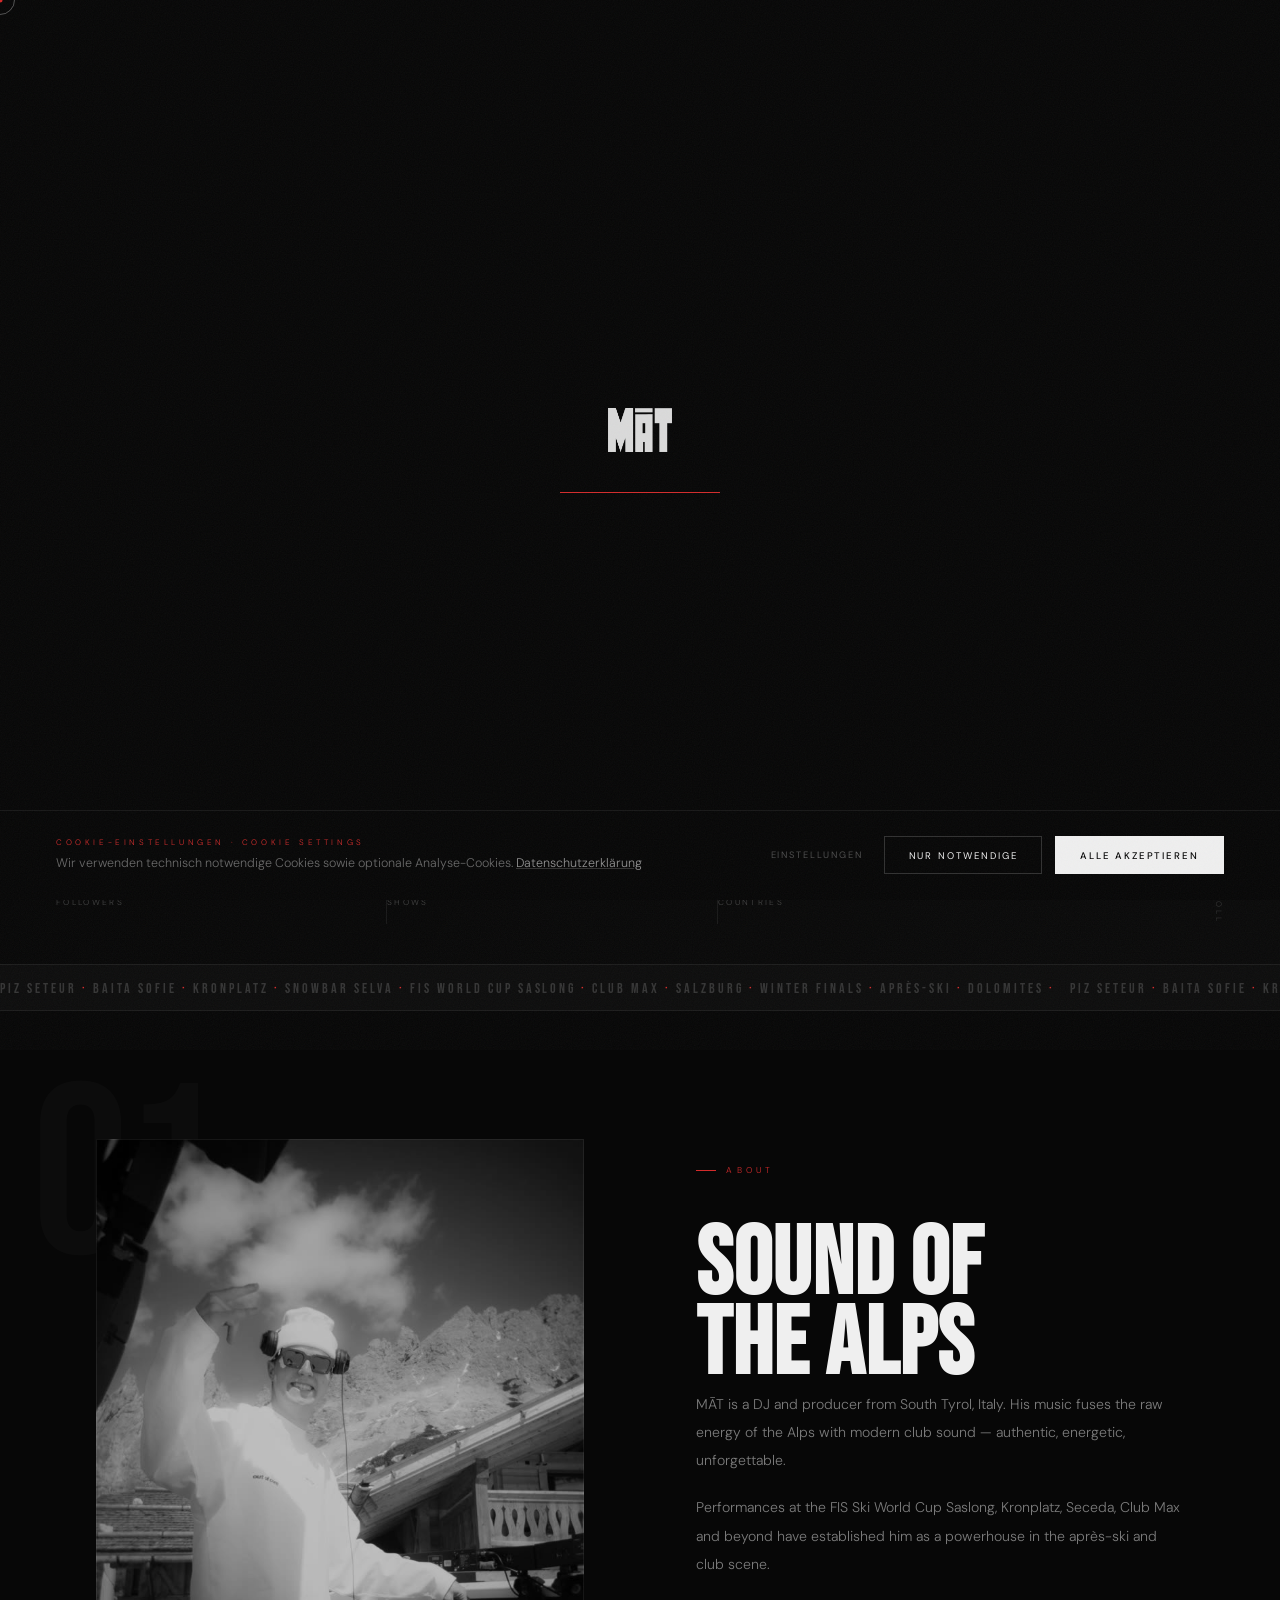
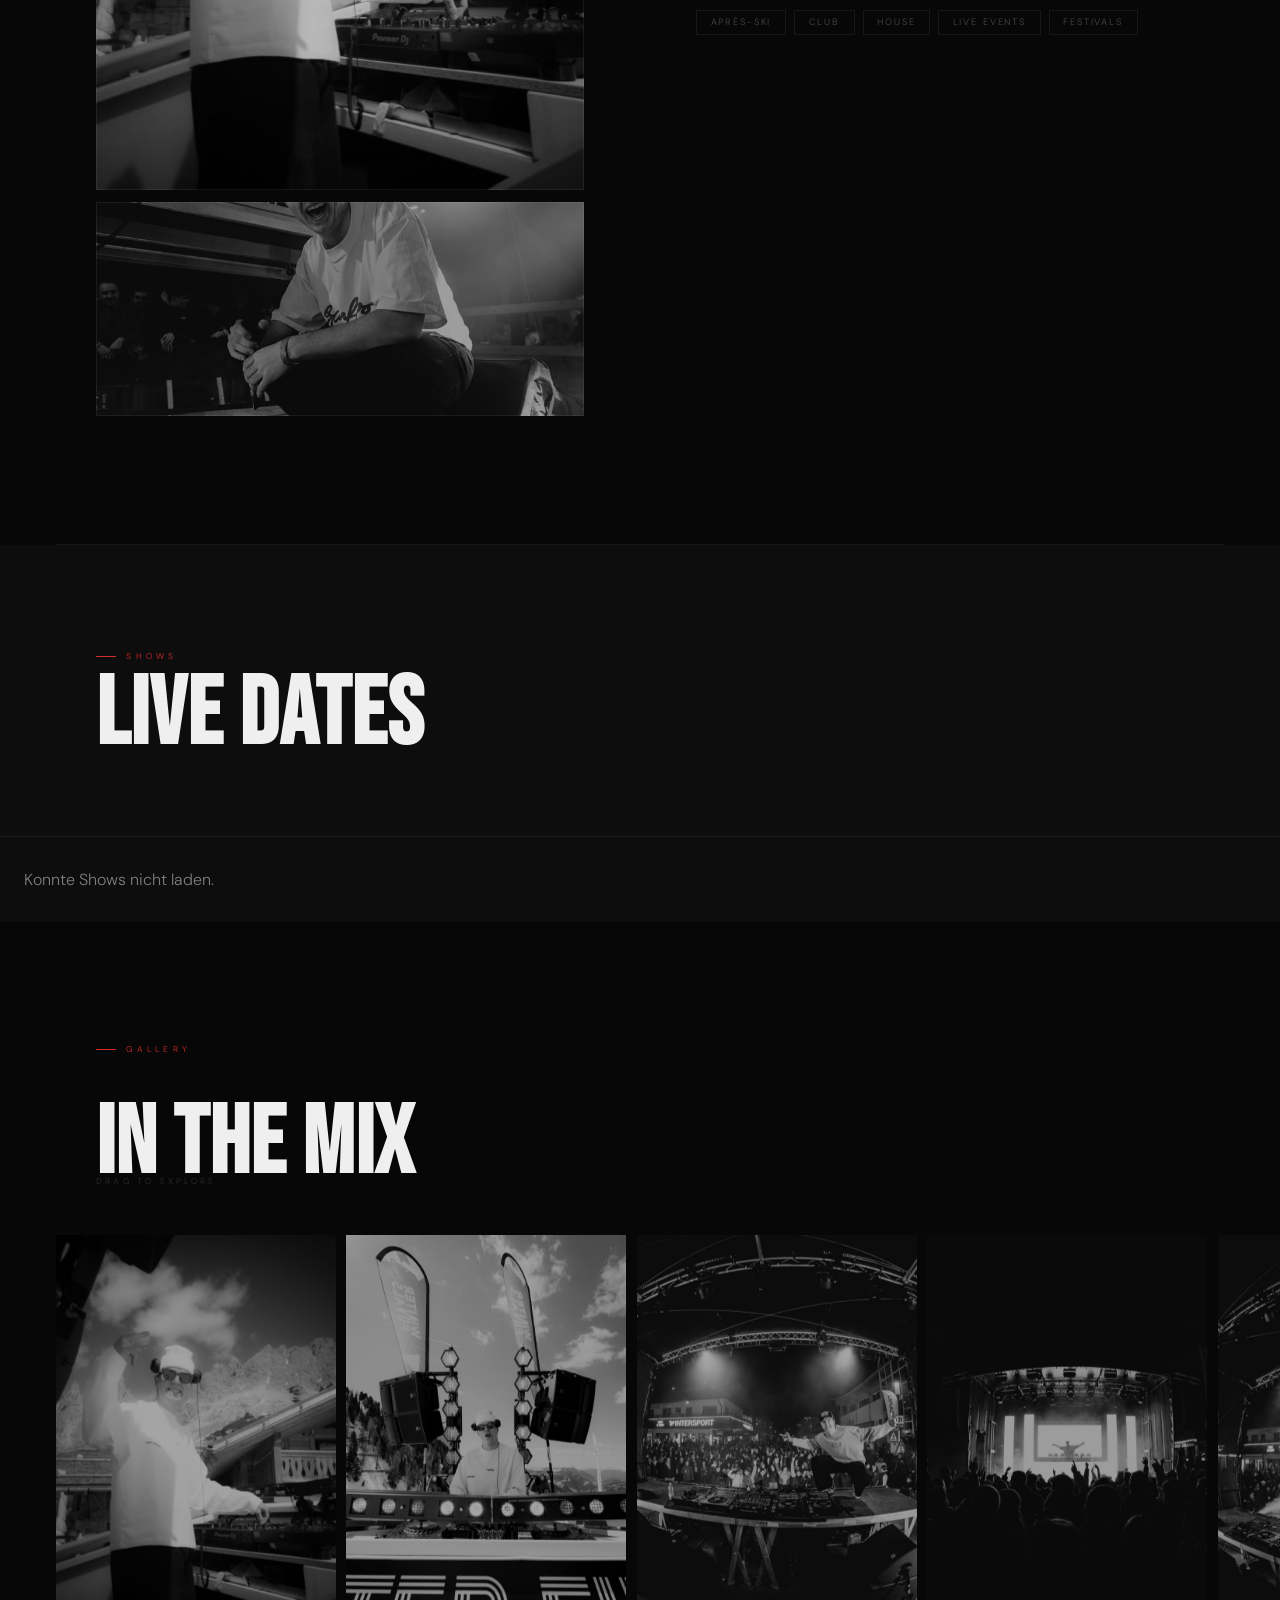
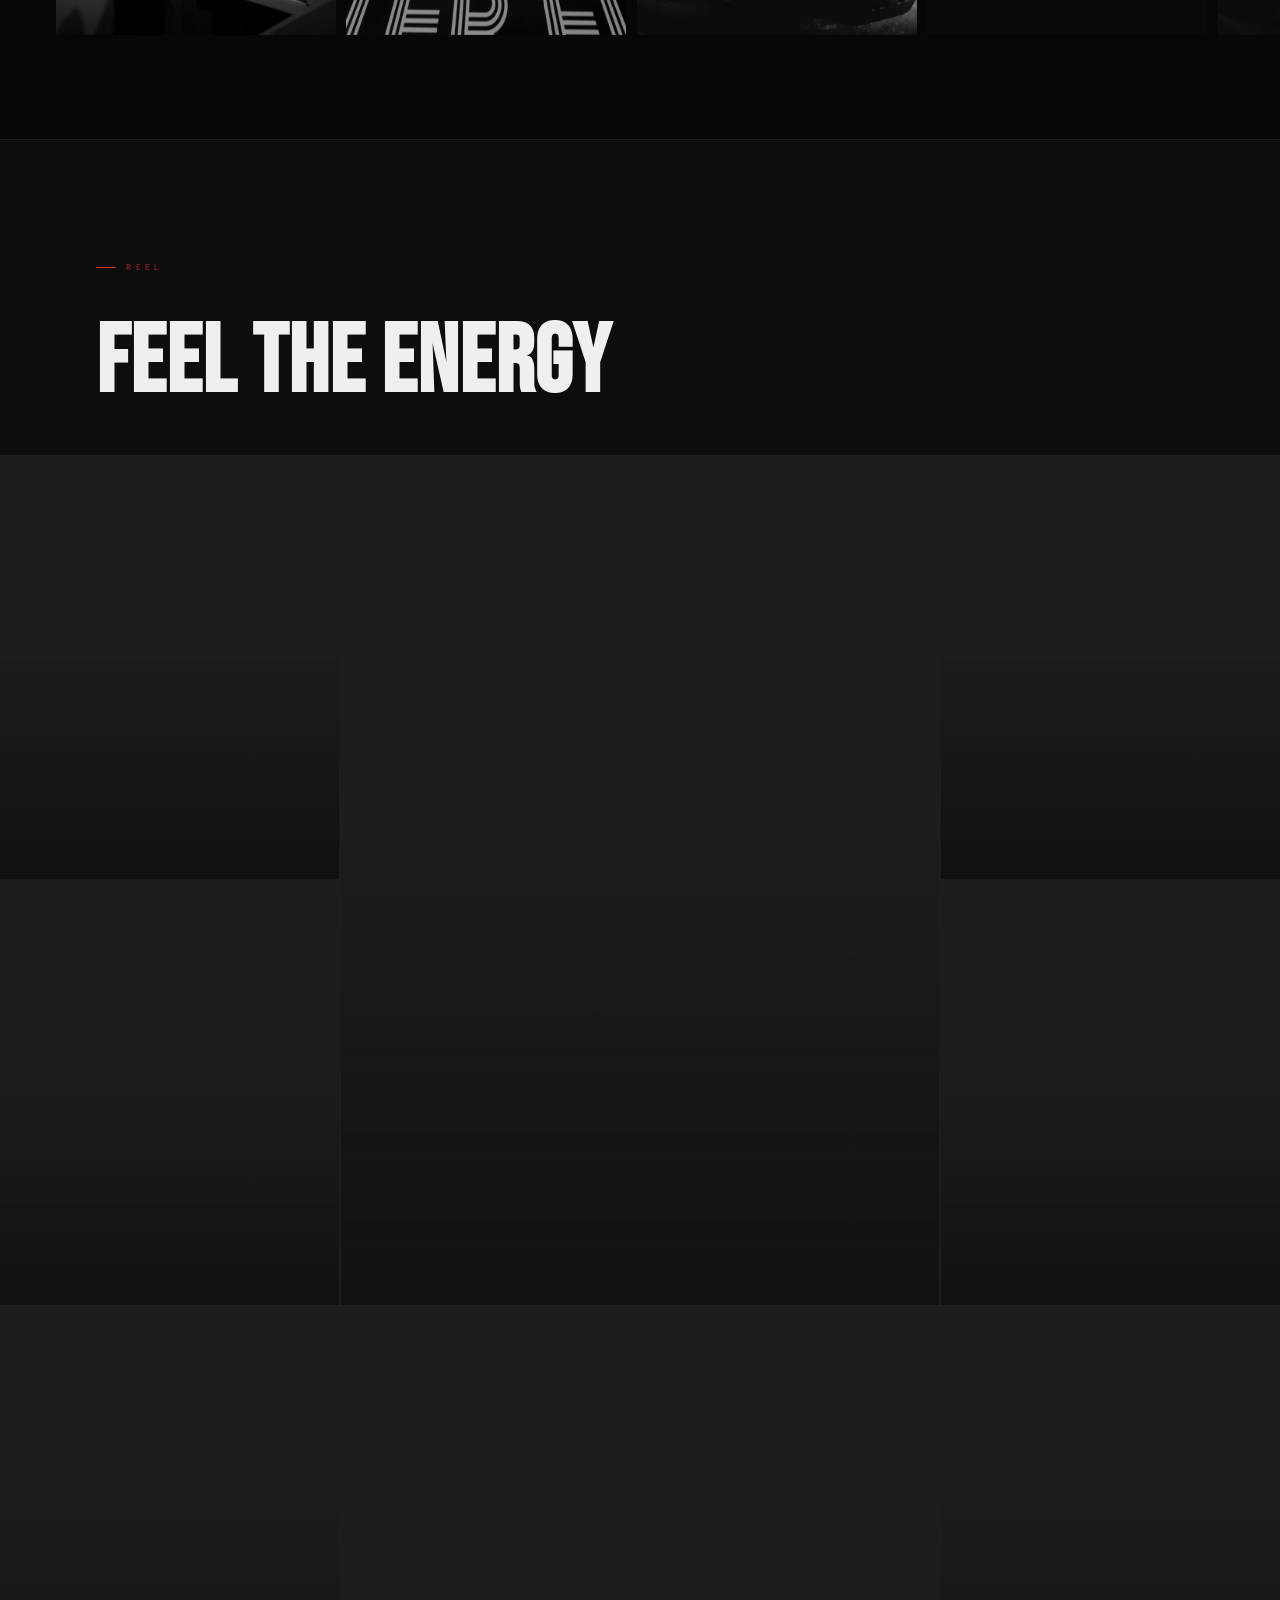
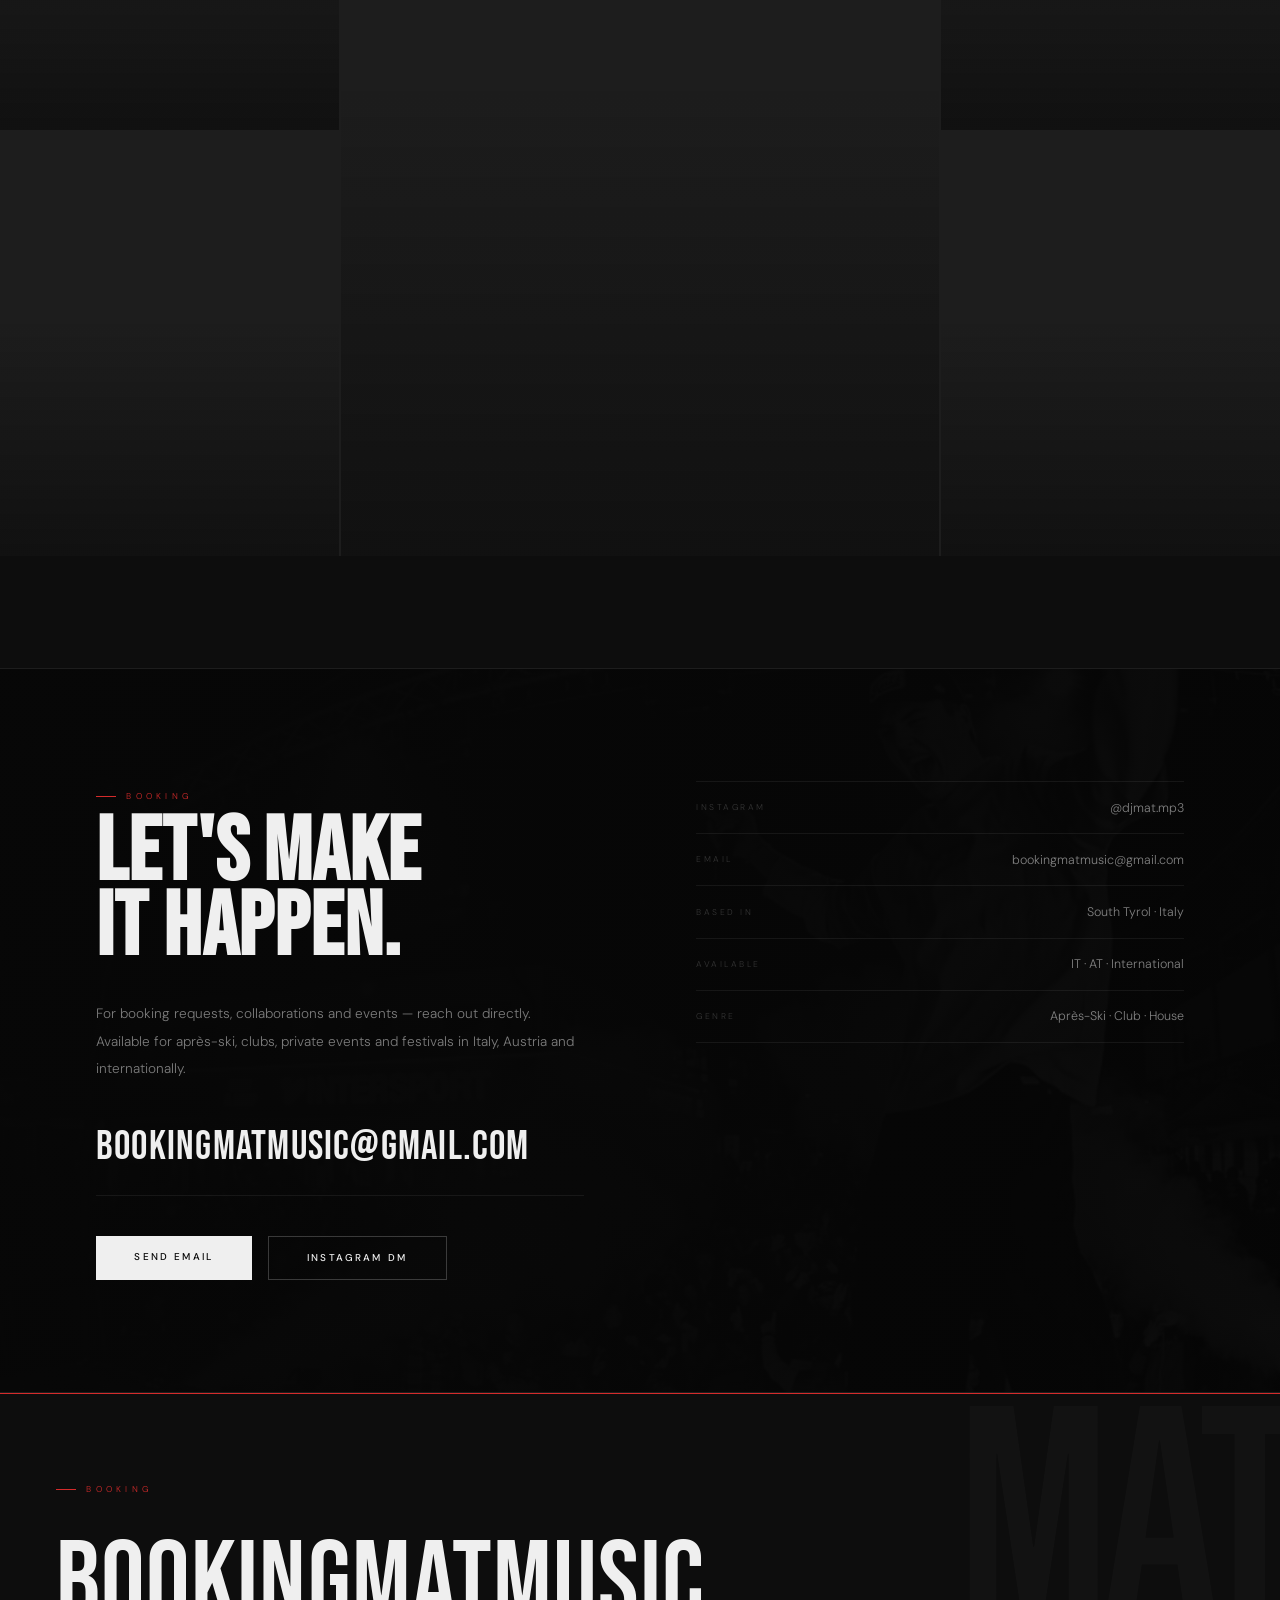
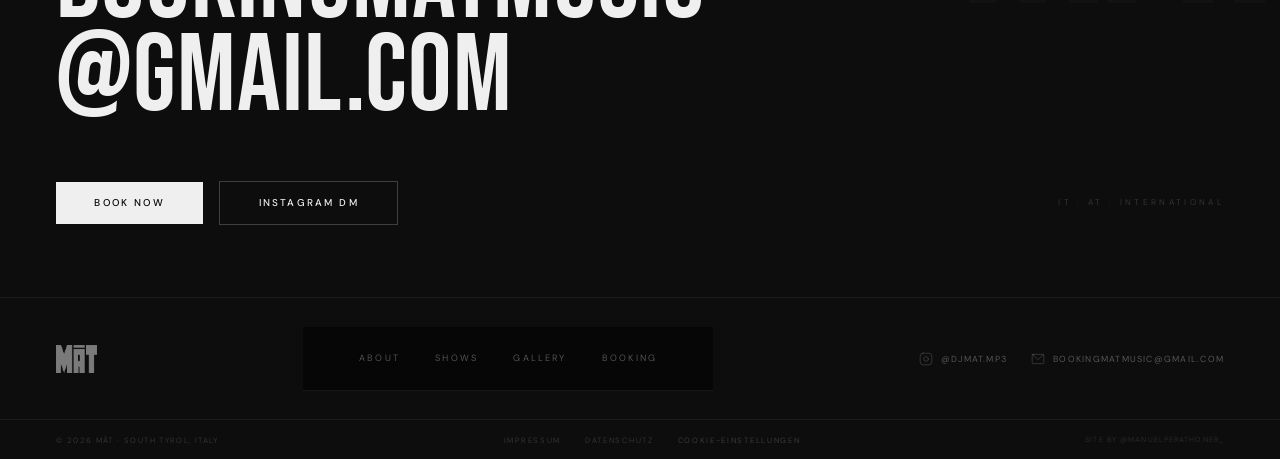
<file: index.html>
<!DOCTYPE html>
<html lang="de">
<head>
  <meta charset="UTF-8">
  <meta name="viewport" content="width=device-width, initial-scale=1.0">
  <title>MĀT — DJ · Producer · South Tyrol</title>

  <!-- SEO -->
  <meta name="description" content="MĀT — DJ und Producer aus Südtirol, Italien. Après-Ski, Club & Live-Events in den Alpen und international. Jetzt buchen.">
  <meta name="robots" content="index, follow">

  <!-- Open Graph (Social Sharing) -->
  <meta property="og:type" content="website">
  <meta property="og:title" content="MĀT — DJ · Producer · South Tyrol">
  <meta property="og:description" content="From the Dolomites to the world. Après-ski, clubs & live events — the sound of the mountains.">
  <meta property="og:image" content="assets/image00005.jpeg">

  <!-- Twitter Card -->
  <meta name="twitter:card" content="summary_large_image">
  <meta name="twitter:title" content="MĀT — DJ · Producer · South Tyrol">
  <meta name="twitter:description" content="From the Dolomites to the world. Après-ski, clubs & live events — the sound of the mountains.">
  <meta name="twitter:image" content="assets/image00005.jpeg">

  <!-- Favicon -->
  <link rel="icon" type="image/svg+xml" href="favicon.svg">
  <link rel="icon" type="image/png" href="assets/logo-white.png">

  <link rel="stylesheet" href="style.css">
  <link rel="preconnect" href="https://fonts.bunny.net">
  <link href="https://fonts.bunny.net/css2?family=Bebas+Neue&family=DM+Sans:ital,wght@0,300;0,400;0,500;1,300&display=swap" rel="stylesheet">
</head>
<body>

  <div class="grain" aria-hidden="true"></div>

  <!-- LOADER -->
  <div class="loader" id="loader">
    <img class="loader-logo" src="assets/logo-white.png" alt="MĀT">
    <div class="loader-bar"><div class="loader-fill"></div></div>
  </div>

  <!-- CUSTOM CURSOR -->
  <div class="cursor" id="cursor"></div>
  <div class="cursor-ring" id="cursor-ring"></div>

  <!-- NAV -->
  <nav id="nav">
    <a href="#" class="nav-logo">
      <img src="assets/logo-white.png" alt="MĀT">
    </a>
    <ul class="nav-links">
      <li><a href="#about">About</a></li>
      <li><a href="#shows">Shows</a></li>
      <li><a href="#gallery">Gallery</a></li>
      <li><a href="#booking">Booking</a></li>
    </ul>
    <div class="nav-right">
      <a class="nav-ig" href="https://www.instagram.com/djmat.mp3" target="_blank" rel="noopener" aria-label="Instagram">
        <svg xmlns="http://www.w3.org/2000/svg" width="17" height="17" viewBox="0 0 24 24" fill="none" stroke="currentColor" stroke-width="1.5" stroke-linecap="round" stroke-linejoin="round"><rect x="2" y="2" width="20" height="20" rx="5" ry="5"/><circle cx="12" cy="12" r="4"/><circle cx="17.5" cy="6.5" r="0.5" fill="currentColor" stroke="none"/></svg>
      </a>
      <a class="nav-book" href="#booking">Book Now</a>
    </div>
    <button class="nav-burger" id="burger" aria-label="Menu">
      <span></span><span></span><span></span>
    </button>
  </nav>

  <!-- MOBILE MENU -->
  <div class="mobile-menu" id="mobile-menu">
    <ul>
      <li><a href="#about">About</a></li>
      <li><a href="#shows">Shows</a></li>
      <li><a href="#gallery">Gallery</a></li>
      <li><a href="#booking">Booking</a></li>
    </ul>
    <div class="mobile-menu-bottom">
      <a href="#booking" class="mobile-book">Book Now</a>
      <a href="https://instagram.com/djmat.mp3" target="_blank" rel="noopener" class="mobile-ig" aria-label="Instagram">
        <svg xmlns="http://www.w3.org/2000/svg" width="16" height="16" viewBox="0 0 24 24" fill="none" stroke="currentColor" stroke-width="1.5" stroke-linecap="round" stroke-linejoin="round"><rect x="2" y="2" width="20" height="20" rx="5" ry="5"/><circle cx="12" cy="12" r="4"/><circle cx="17.5" cy="6.5" r="0.5" fill="currentColor" stroke="none"/></svg>
        @djmat.mp3
      </a>
    </div>
  </div>

  <!-- HERO -->
  <section class="hero" id="hero">
    <div class="hero-bg">
      <video class="hero-video" autoplay muted loop playsinline preload="auto" id="hero-video">
        <source src="assets/Mat12.mp4" type="video/mp4">
        <img src="assets/image00005.jpeg" alt="MĀT Live">
      </video>
      <div class="hero-overlay"></div>
    </div>
    <div class="hero-content">
      <img class="hero-logo anim-up" src="assets/logo-white.png" alt="MĀT" style="--d:.1s">
      <div class="hero-eyebrow anim-up" style="--d:.3s">
        <span class="eyebrow-line"></span>
        DJ · Producer · South Tyrol · Italy
      </div>
      <p class="hero-desc anim-up" style="--d:.5s">From the Dolomites to the world. Après-ski, clubs &amp; live events — the sound of the mountains.</p>
      <div class="hero-btns anim-up" style="--d:.7s">
        <a href="#shows" class="btn btn-white">Spring Shows 2026</a>
        <a href="#booking" class="btn btn-line">Book Now</a>
      </div>
      <div class="hero-stats anim-up" style="--d:.9s">
        <div class="hstat">
          <div class="hstat-n" data-target="6.5" data-suffix="K">0K</div>
          <div class="hstat-l">Followers</div>
        </div>
        <div class="hstat">
          <div class="hstat-n" data-target="58" data-suffix="+">0+</div>
          <div class="hstat-l">Shows</div>
        </div>
        <div class="hstat">
          <div class="hstat-n" data-target="5" data-suffix="+">0+</div>
          <div class="hstat-l">Countries</div>
        </div>
      </div>
    </div>
    <div class="hero-vert" aria-hidden="true"><span>DJ · Producer · South Tyrol · Italy</span></div>
    <div class="scroll-hint anim-up" style="--d:1.1s">
      <div class="scroll-line"></div>
      <span>Scroll</span>
    </div>
  </section>

  <!-- TICKER -->
  <div class="ticker">
    <div class="ticker-inner">
      PIZ SETEUR <b>·</b> BAITA SOFIE <b>·</b> KRONPLATZ <b>·</b> SNOWBAR SELVA <b>·</b> FIS WORLD CUP SASLONG <b>·</b> CLUB MAX <b>·</b> SALZBURG <b>·</b> WINTER FINALS <b>·</b> APRÈS-SKI <b>·</b> DOLOMITES <b>·</b>&nbsp;&nbsp;
      PIZ SETEUR <b>·</b> BAITA SOFIE <b>·</b> KRONPLATZ <b>·</b> SNOWBAR SELVA <b>·</b> FIS WORLD CUP SASLONG <b>·</b> CLUB MAX <b>·</b> SALZBURG <b>·</b> WINTER FINALS <b>·</b> APRÈS-SKI <b>·</b> DOLOMITES <b>·</b>&nbsp;&nbsp;
    </div>
  </div>

  <!-- ABOUT -->
  <section class="section" id="about">
    <div class="container">
      <div class="about-grid">
        <div class="about-deco" aria-hidden="true">01</div>
        <div class="about-photos reveal">
          <div class="about-photo-main">
            <img src="assets/image00001.jpeg" alt="MĀT — DJ in the Alps" loading="lazy">
          </div>
          <div class="about-photo-sub">
            <img src="assets/image00015.jpeg" alt="MĀT on stage" loading="lazy">
          </div>
        </div>
        <div class="about-text">
          <div class="sec-label reveal">About</div>
          <h2 class="sec-title reveal">Sound of<br>the Alps</h2>
          <p class="reveal">MĀT is a DJ and producer from South Tyrol, Italy. His music fuses the raw energy of the Alps with modern club sound — authentic, energetic, unforgettable.</p>
          <p class="reveal">Performances at the FIS Ski World Cup Saslong, Kronplatz, Seceda, Club Max and beyond have established him as a powerhouse in the après-ski and club scene.</p>
          <div class="pill-row reveal">
            <span class="pill">Après-Ski</span>
            <span class="pill">Club</span>
            <span class="pill">House</span>
            <span class="pill">Live Events</span>
            <span class="pill">Festivals</span>
          </div>
        </div>
      </div>
    </div>
  </section>

  <div class="divider"></div>

  <!-- SHOWS -->
  <section class="shows-section" id="shows">
    <div class="container">
      <div class="sec-label" id="shows-label">Shows</div>
      <h2 class="sec-title">Live Dates</h2>
    </div>
    <div class="gigs-list" id="gigs-list">
      <!-- Wird automatisch aus Google Sheets geladen -->
      <div class="gigs-loading">
        <span></span><span></span><span></span>
      </div>
    </div>
  </section>

  <!-- GALLERY -->
  <section class="gallery-section" id="gallery">
    <div class="container">
      <div class="sec-label reveal">Gallery</div>
      <h2 class="sec-title reveal">In the Mix</h2>
      <p class="gallery-hint reveal">Drag to explore</p>
    </div>
    <div class="gallery-track" id="gallery-track">
      <div class="gallery-item"><img src="assets/image00001.jpeg" alt="MĀT Live" loading="lazy"></div>
      <div class="gallery-item"><img src="assets/image00002.jpeg" alt="MĀT Live" loading="lazy"></div>
      <div class="gallery-item"><img src="assets/image00003.jpeg" alt="MĀT Live" loading="lazy"></div>
      <div class="gallery-item"><img src="assets/image00004.jpeg" alt="MĀT Live" loading="lazy"></div>
      <div class="gallery-item"><img src="assets/image00005.jpeg" alt="MĀT Live" loading="lazy"></div>
      <div class="gallery-item"><img src="assets/image00006.jpeg" alt="MĀT Live" loading="lazy"></div>
      <div class="gallery-item"><img src="assets/image00007.jpeg" alt="MĀT Live" loading="lazy"></div>
      <div class="gallery-item"><img src="assets/image00008.jpeg" alt="MĀT Live" loading="lazy"></div>
      <div class="gallery-item"><img src="assets/image00009.jpeg" alt="MĀT Live" loading="lazy"></div>
      <div class="gallery-item"><img src="assets/image00010.jpeg" alt="MĀT Live" loading="lazy"></div>
      <div class="gallery-item"><img src="assets/image00011.jpeg" alt="MĀT Live" loading="lazy"></div>
      <div class="gallery-item"><img src="assets/image00012.jpeg" alt="MĀT Live" loading="lazy"></div>
      <div class="gallery-item"><img src="assets/image00013.jpeg" alt="MĀT Live" loading="lazy"></div>
      <div class="gallery-item"><img src="assets/image00014.jpeg" alt="MĀT Live" loading="lazy"></div>
      <div class="gallery-item"><img src="assets/image00015.jpeg" alt="MĀT Live" loading="lazy"></div>
      <div class="gallery-item"><img src="assets/image00016.jpeg" alt="MĀT Live" loading="lazy"></div>
      <div class="gallery-item"><img src="assets/image00017.jpeg" alt="MĀT Live" loading="lazy"></div>
      <div class="gallery-item"><img src="assets/image00018.jpeg" alt="MĀT Live" loading="lazy"></div>
    </div>
  </section>

  <!-- VIDEO REEL -->
  <section class="reel-section">
    <div class="container">
      <div class="sec-label reveal">Reel</div>
      <h2 class="sec-title reveal">Feel the Energy</h2>
    </div>
    <div class="reel-grid">
      <!-- Row group 1 -->
      <div class="reel-item reveal">
        <video muted loop playsinline preload="none" data-reel>
          <source src="assets/Mat1.mp4" type="video/mp4">
        </video>
        <div class="reel-overlay"></div>
      </div>
      <div class="reel-item reel-tall reveal">
        <video muted loop playsinline preload="none" data-reel>
          <source src="assets/Mat7.mp4" type="video/mp4">
        </video>
        <div class="reel-overlay"></div>
      </div>
      <div class="reel-item reveal">
        <video muted loop playsinline preload="none" data-reel>
          <source src="assets/IMG_0482.mp4" type="video/mp4">
        </video>
        <div class="reel-overlay"></div>
      </div>
      <div class="reel-item reveal">
        <video muted loop playsinline preload="none" data-reel>
          <source src="assets/Mat8.mp4" type="video/mp4">
        </video>
        <div class="reel-overlay"></div>
      </div>
      <div class="reel-item reveal">
        <video muted loop playsinline preload="none" data-reel>
          <source src="assets/IMG_1196.mp4" type="video/mp4">
        </video>
        <div class="reel-overlay"></div>
      </div>
      <!-- Row group 2 -->
      <div class="reel-item reveal">
        <video muted loop playsinline preload="none" data-reel>
          <source src="assets/IMG_1202.mp4" type="video/mp4">
        </video>
        <div class="reel-overlay"></div>
      </div>
      <div class="reel-item reel-tall reveal">
        <video muted loop playsinline preload="none" data-reel>
          <source src="assets/IMG_1875.mp4" type="video/mp4">
        </video>
        <div class="reel-overlay"></div>
      </div>
      <div class="reel-item reveal">
        <video muted loop playsinline preload="none" data-reel>
          <source src="assets/Mat5.mp4" type="video/mp4">
        </video>
        <div class="reel-overlay"></div>
      </div>
      <div class="reel-item reveal">
        <video muted loop playsinline preload="none" data-reel>
          <source src="assets/IMG_2559.mp4" type="video/mp4">
        </video>
        <div class="reel-overlay"></div>
      </div>
      <div class="reel-item reveal">
        <video muted loop playsinline preload="none" data-reel>
          <source src="assets/Mat9.mp4" type="video/mp4">
        </video>
        <div class="reel-overlay"></div>
      </div>
    </div>
  </section>

  <!-- BOOKING -->
  <section class="booking-section" id="booking">
    <div class="booking-bg">
      <img src="assets/image00005.jpeg" alt="MĀT Live" loading="lazy">
      <div class="booking-bg-overlay"></div>
    </div>
    <div class="container">
      <div class="booking-grid">
        <div class="booking-left">
          <div class="sec-label reveal">Booking</div>
          <h2 class="booking-title reveal">Let's make<br>it happen.</h2>
          <p class="booking-p reveal">For booking requests, collaborations and events — reach out directly. Available for après-ski, clubs, private events and festivals in Italy, Austria and internationally.</p>
          <a class="booking-email reveal" href="mailto:bookingmatmusic@gmail.com">bookingmatmusic@gmail.com</a>
          <div class="booking-btns reveal">
            <a href="mailto:bookingmatmusic@gmail.com" class="btn btn-white">Send Email</a>
            <a href="https://instagram.com/djmat.mp3" target="_blank" class="btn btn-line">Instagram DM</a>
          </div>
        </div>
        <div class="booking-right reveal">
          <div class="cinfo">
            <div class="cinfo-row">
              <span class="cinfo-label">Instagram</span>
              <a href="https://instagram.com/djmat.mp3" target="_blank">@djmat.mp3</a>
            </div>
            <div class="cinfo-row">
              <span class="cinfo-label">Email</span>
              <a href="mailto:bookingmatmusic@gmail.com">bookingmatmusic@gmail.com</a>
            </div>
            <div class="cinfo-row">
              <span class="cinfo-label">Based in</span>
              <span>South Tyrol · Italy</span>
            </div>
            <div class="cinfo-row">
              <span class="cinfo-label">Available</span>
              <span>IT · AT · International</span>
            </div>
            <div class="cinfo-row">
              <span class="cinfo-label">Genre</span>
              <span>Après-Ski · Club · House</span>
            </div>
          </div>
        </div>
      </div>
    </div>
  </section>

  <!-- FOOTER -->
  <footer>
    <!-- CTA Band -->
    <div class="footer-cta">
      <div class="sec-label">Booking</div>
      <a href="mailto:bookingmatmusic@gmail.com" class="footer-cta-email">
        <span>bookingmatmusic</span>
        <span>@gmail.com</span>
      </a>
      <div class="footer-cta-actions">
        <a href="mailto:bookingmatmusic@gmail.com" class="btn btn-white">Book Now</a>
        <a href="https://instagram.com/djmat.mp3" target="_blank" rel="noopener" class="btn btn-line">Instagram DM</a>
        <span class="footer-avail">IT · AT · International</span>
      </div>
    </div>

    <!-- Nav strip -->
    <div class="footer-strip">
      <a href="#" class="footer-logo"><img src="assets/logo-white.png" alt="MĀT"></a>
      <nav class="footer-nav" aria-label="Footer navigation">
        <a href="#about">About</a>
        <a href="#shows">Shows</a>
        <a href="#gallery">Gallery</a>
        <a href="#booking">Booking</a>
      </nav>
      <div class="footer-social">
        <a href="https://instagram.com/djmat.mp3" target="_blank" rel="noopener" class="footer-ig-link" aria-label="Instagram">
          <svg xmlns="http://www.w3.org/2000/svg" width="14" height="14" viewBox="0 0 24 24" fill="none" stroke="currentColor" stroke-width="1.5" stroke-linecap="round" stroke-linejoin="round"><rect x="2" y="2" width="20" height="20" rx="5" ry="5"/><circle cx="12" cy="12" r="4"/><circle cx="17.5" cy="6.5" r="0.5" fill="currentColor" stroke="none"/></svg>
          @djmat.mp3
        </a>
        <a href="mailto:bookingmatmusic@gmail.com" class="footer-email-link">
          <svg xmlns="http://www.w3.org/2000/svg" width="14" height="14" viewBox="0 0 24 24" fill="none" stroke="currentColor" stroke-width="1.5" stroke-linecap="round" stroke-linejoin="round"><rect x="2" y="4" width="20" height="16" rx="2"/><polyline points="2,4 12,13 22,4"/></svg>
          bookingmatmusic@gmail.com
        </a>
      </div>
    </div>

    <!-- Legal bar -->
    <div class="footer-bottom">
      <span class="footer-copy">© 2026 MĀT · South Tyrol, Italy</span>
      <div class="footer-legal-links">
        <a href="impressum.html" class="footer-legal-link">Impressum</a>
        <a href="datenschutz.html" class="footer-legal-link">Datenschutz</a>
        <button class="footer-legal-link footer-cookie-btn" id="footer-open-cookies">Cookie-Einstellungen</button>
      </div>
      <span class="footer-credit">site by <a href="https://instagram.com/manuelperathoner_" target="_blank" rel="noopener">@manuelperathoner_</a></span>
    </div>
  </footer>

  <!-- COOKIE BANNER -->
  <div class="cookie-banner" id="cookie-banner" role="dialog" aria-modal="true" aria-label="Cookie-Einstellungen">

    <!-- Compact bar (default view) -->
    <div class="cookie-bar" id="cookie-bar">
      <div class="cookie-bar-text">
        <span class="cookie-bar-label">Cookie-Einstellungen · Cookie Settings</span>
        <p>Wir verwenden technisch notwendige Cookies sowie optionale Analyse-Cookies. <a href="datenschutz.html">Datenschutzerklärung</a></p>
      </div>
      <div class="cookie-bar-actions">
        <button class="cookie-btn-text" id="cookie-open-settings">Einstellungen</button>
        <button class="cookie-btn-secondary" id="cookie-essential">Nur notwendige</button>
        <button class="cookie-btn-primary" id="cookie-accept-all">Alle akzeptieren</button>
      </div>
    </div>

    <!-- Settings panel -->
    <div class="cookie-settings" id="cookie-settings" hidden>
      <div class="cookie-settings-head">
        <button class="cookie-btn-back" id="cookie-back">
          <svg xmlns="http://www.w3.org/2000/svg" width="12" height="12" viewBox="0 0 24 24" fill="none" stroke="currentColor" stroke-width="1.5" stroke-linecap="round" stroke-linejoin="round"><polyline points="15 18 9 12 15 6"/></svg>
          Zurück
        </button>
        <span class="cookie-settings-title">Cookie-Präferenzen</span>
      </div>

      <!-- Notwendige -->
      <div class="cookie-cat">
        <div class="cookie-cat-row">
          <div class="cookie-cat-info">
            <div class="cookie-cat-name">Notwendige Cookies</div>
            <div class="cookie-cat-desc">Technisch erforderlich für den Betrieb der Website. Können nicht deaktiviert werden.</div>
          </div>
          <span class="cookie-always-on">Immer aktiv</span>
        </div>
        <div class="cookie-cat-table">
          <div class="cookie-row">
            <span class="cookie-name">__cf_bm</span>
            <span class="cookie-purpose">Cloudflare Bot-Management &amp; Sicherheit</span>
            <span class="cookie-duration">Session</span>
          </div>
          <div class="cookie-row">
            <span class="cookie-name">cf_clearance</span>
            <span class="cookie-purpose">Cloudflare Sicherheits-Token (Challenge)</span>
            <span class="cookie-duration">30 Tage</span>
          </div>
        </div>
      </div>

      <!-- Statistik -->
      <div class="cookie-cat">
        <div class="cookie-cat-row">
          <div class="cookie-cat-info">
            <div class="cookie-cat-name">Statistik</div>
            <div class="cookie-cat-desc">Anonyme Besucherstatistiken via Cloudflare Web Analytics. Keine personenbezogenen Profile, keine Weitergabe an Dritte.</div>
          </div>
          <label class="cookie-toggle">
            <input type="checkbox" id="toggle-analytics" role="switch" aria-label="Statistik-Cookies aktivieren">
            <span class="cookie-toggle-track"><span class="cookie-toggle-thumb"></span></span>
          </label>
        </div>
        <div class="cookie-cat-table">
          <div class="cookie-row">
            <span class="cookie-name">_cfuvid</span>
            <span class="cookie-purpose">Cloudflare Web Analytics — anonyme Seitenaufrufe</span>
            <span class="cookie-duration">Session</span>
          </div>
        </div>
      </div>

      <!-- Marketing -->
      <div class="cookie-cat">
        <div class="cookie-cat-row">
          <div class="cookie-cat-info">
            <div class="cookie-cat-name">Marketing</div>
            <div class="cookie-cat-desc">Derzeit nicht eingesetzt. Zustimmung für eine mögliche zukünftige Nutzung (z. B. Meta Pixel, Retargeting).</div>
          </div>
          <label class="cookie-toggle">
            <input type="checkbox" id="toggle-marketing" role="switch" aria-label="Marketing-Cookies aktivieren">
            <span class="cookie-toggle-track"><span class="cookie-toggle-thumb"></span></span>
          </label>
        </div>
      </div>

      <div class="cookie-settings-actions">
        <button class="cookie-btn-primary" id="cookie-save-settings">Auswahl speichern</button>
        <button class="cookie-btn-text" id="cookie-accept-all-2">Alle akzeptieren</button>
      </div>
    </div>
  </div>

  <script src="main.js"></script>
  <script src="animations.js"></script>
  <script src="cookie.js"></script>
</body>
</html>
</file>
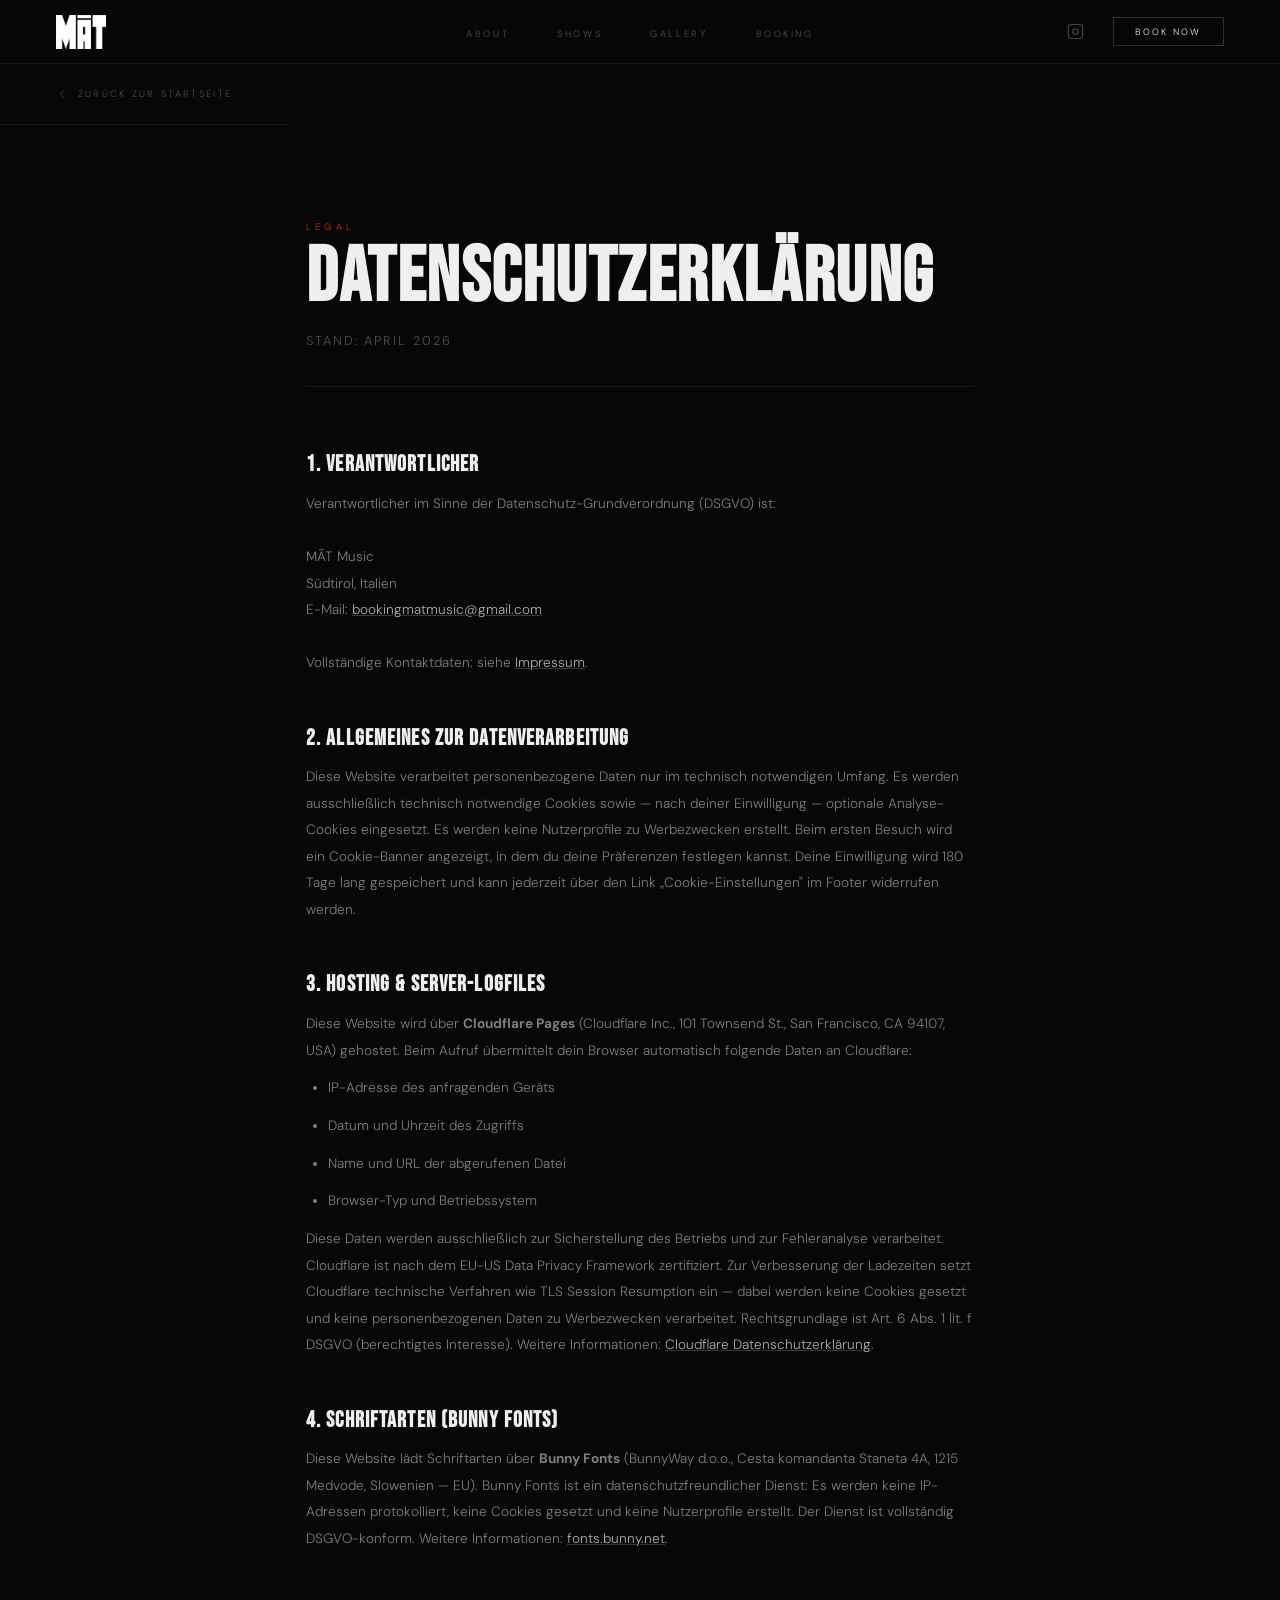
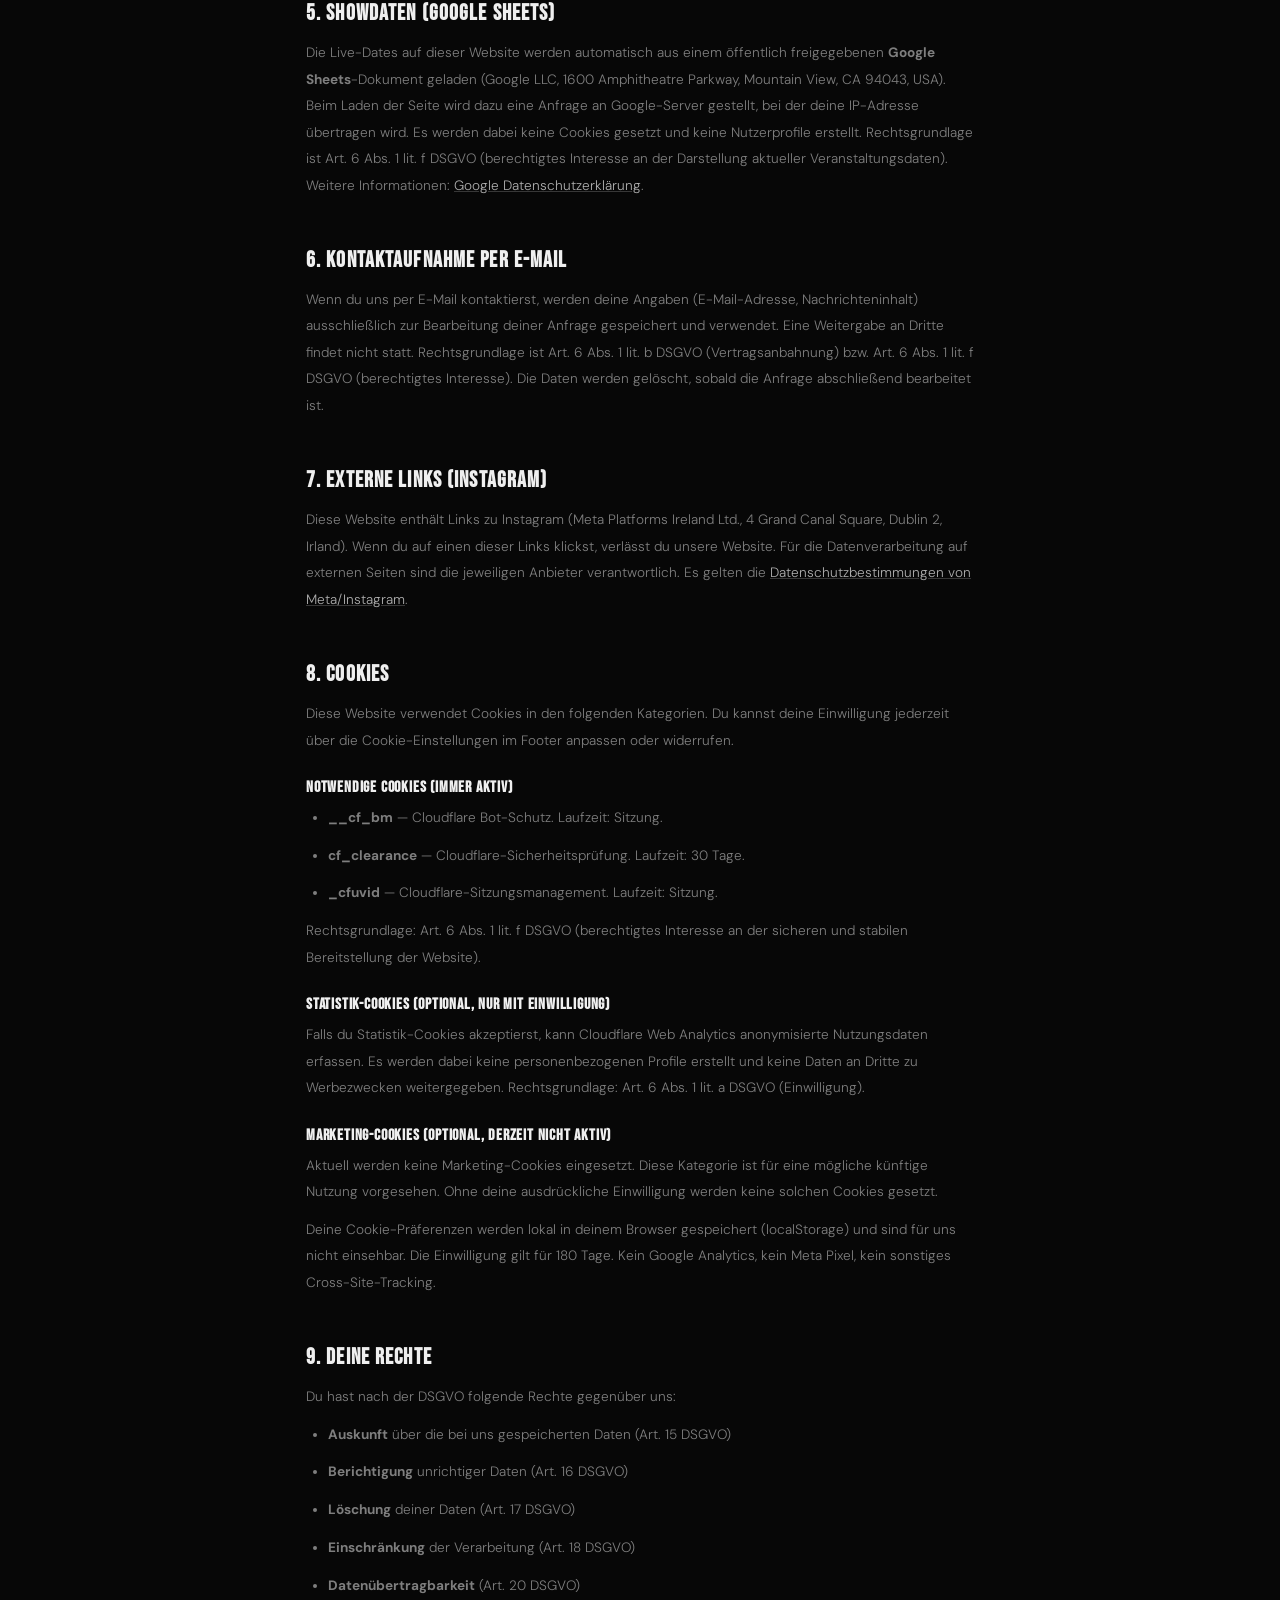
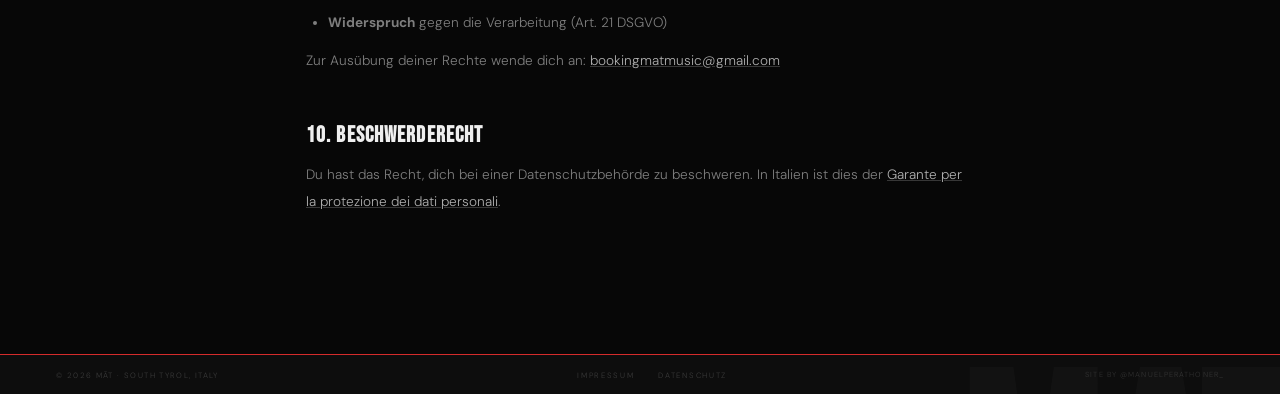
<file: datenschutz.html>
<!DOCTYPE html>
<html lang="de">
<head>
  <meta charset="UTF-8">
  <meta name="viewport" content="width=device-width, initial-scale=1.0">
  <title>Datenschutz — MĀT</title>
  <meta name="description" content="Datenschutzerklärung der Website von MĀT — DJ und Producer aus Südtirol, Italien.">
  <meta name="robots" content="noindex, follow">
  <link rel="icon" type="image/svg+xml" href="favicon.svg">
  <link rel="icon" type="image/png" href="assets/logo-white.png">
  <link rel="stylesheet" href="style.css">
  <link rel="preconnect" href="https://fonts.bunny.net">
  <link href="https://fonts.bunny.net/css2?family=Bebas+Neue&family=DM+Sans:ital,wght@0,300;0,400;0,500;1,300&display=swap" rel="stylesheet">
  <style>
    .legal-page {
      max-width: 780px;
      margin: 0 auto;
      padding: 6rem 3.5rem 8rem;
    }
    .legal-page h1 {
      font-family: var(--font-display);
      font-size: clamp(3rem, 6vw, 5rem);
      line-height: 0.9;
      letter-spacing: 0.02em;
      margin-bottom: 1rem;
    }
    .legal-page .intro {
      font-size: 0.8rem;
      color: rgba(245,245,245,0.3);
      letter-spacing: 0.15em;
      text-transform: uppercase;
      margin-bottom: 4rem;
      padding-bottom: 2rem;
      border-bottom: 1px solid var(--border);
    }
    .legal-page h2 {
      font-family: var(--font-display);
      font-size: 1.4rem;
      letter-spacing: 0.05em;
      margin-top: 3rem;
      margin-bottom: 0.8rem;
      color: var(--w);
    }
    .legal-page p,
    .legal-page li {
      font-size: 0.85rem;
      line-height: 1.95;
      color: rgba(245,245,245,0.5);
      margin-bottom: 0.7rem;
    }
    .legal-page ul {
      padding-left: 1.4rem;
      margin-bottom: 0.7rem;
    }
    .legal-page a {
      color: rgba(245,245,245,0.7);
      text-decoration: underline;
      text-decoration-color: rgba(245,245,245,0.2);
      transition: color 0.2s;
    }
    .legal-page a:hover {
      color: var(--w);
    }
    .legal-page .label {
      font-size: 0.58rem;
      letter-spacing: 0.45em;
      text-transform: uppercase;
      color: var(--red);
      margin-bottom: 0.7rem;
    }
    .back-link {
      display: inline-flex;
      align-items: center;
      gap: 0.6rem;
      font-size: 0.58rem;
      letter-spacing: 0.25em;
      text-transform: uppercase;
      color: rgba(245,245,245,0.3);
      padding: 1.5rem 3.5rem;
      border-bottom: 1px solid var(--border);
      transition: color 0.2s;
      text-decoration: none;
    }
    .back-link:hover {
      color: var(--w);
    }
    .back-link svg {
      flex-shrink: 0;
    }
    @media (max-width: 768px) {
      .legal-page {
        padding: 4rem 1.5rem 6rem;
      }
      .back-link {
        padding: 1.2rem 1.5rem;
      }
    }
  </style>
</head>
<body>

  <!-- NAV -->
  <nav id="nav">
    <a href="index.html" class="nav-logo">
      <img src="assets/logo-white.png" alt="MĀT">
    </a>
    <ul class="nav-links">
      <li><a href="index.html#about">About</a></li>
      <li><a href="index.html#shows">Shows</a></li>
      <li><a href="index.html#gallery">Gallery</a></li>
      <li><a href="index.html#booking">Booking</a></li>
    </ul>
    <div class="nav-right">
      <a class="nav-ig" href="https://www.instagram.com/djmat.mp3" target="_blank" rel="noopener" aria-label="Instagram">
        <svg xmlns="http://www.w3.org/2000/svg" width="17" height="17" viewBox="0 0 24 24" fill="none" stroke="currentColor" stroke-width="1.5" stroke-linecap="round" stroke-linejoin="round"><rect x="2" y="2" width="20" height="20" rx="5" ry="5"/><circle cx="12" cy="12" r="4"/><circle cx="17.5" cy="6.5" r="0.5" fill="currentColor" stroke="none"/></svg>
      </a>
      <a class="nav-book" href="index.html#booking">Book Now</a>
    </div>
    <button class="nav-burger" id="burger" aria-label="Menu">
      <span></span><span></span><span></span>
    </button>
  </nav>

  <!-- MOBILE MENU -->
  <div class="mobile-menu" id="mobile-menu">
    <ul>
      <li><a href="index.html#about">About</a></li>
      <li><a href="index.html#shows">Shows</a></li>
      <li><a href="index.html#gallery">Gallery</a></li>
      <li><a href="index.html#booking">Booking</a></li>
    </ul>
    <div class="mobile-menu-bottom">
      <a href="index.html#booking" class="mobile-book">Book Now</a>
      <a href="https://instagram.com/djmat.mp3" target="_blank" rel="noopener" class="mobile-ig" aria-label="Instagram">
        <svg xmlns="http://www.w3.org/2000/svg" width="16" height="16" viewBox="0 0 24 24" fill="none" stroke="currentColor" stroke-width="1.5" stroke-linecap="round" stroke-linejoin="round"><rect x="2" y="2" width="20" height="20" rx="5" ry="5"/><circle cx="12" cy="12" r="4"/><circle cx="17.5" cy="6.5" r="0.5" fill="currentColor" stroke="none"/></svg>
        @djmat.mp3
      </a>
    </div>
  </div>

  <a href="index.html" class="back-link">
    <svg xmlns="http://www.w3.org/2000/svg" width="12" height="12" viewBox="0 0 24 24" fill="none" stroke="currentColor" stroke-width="1.5" stroke-linecap="round" stroke-linejoin="round"><polyline points="15 18 9 12 15 6"/></svg>
    Zurück zur Startseite
  </a>

  <main class="legal-page">
    <div class="label">Legal</div>
    <h1>Datenschutz&shy;erklärung</h1>
    <p class="intro">Stand: April 2026</p>

    <h2>1. Verantwortlicher</h2>
    <p>
      Verantwortlicher im Sinne der Datenschutz-Grundverordnung (DSGVO) ist:<br><br>
      MĀT Music<br>
      Südtirol, Italien<br>
      E-Mail: <a href="mailto:bookingmatmusic@gmail.com">bookingmatmusic@gmail.com</a><br><br>
      Vollständige Kontaktdaten: siehe <a href="impressum.html">Impressum</a>.
    </p>

    <h2>2. Allgemeines zur Datenverarbeitung</h2>
    <p>Diese Website verarbeitet personenbezogene Daten nur im technisch notwendigen Umfang. Es werden ausschließlich technisch notwendige Cookies sowie — nach deiner Einwilligung — optionale Analyse-Cookies eingesetzt. Es werden keine Nutzerprofile zu Werbezwecken erstellt. Beim ersten Besuch wird ein Cookie-Banner angezeigt, in dem du deine Präferenzen festlegen kannst. Deine Einwilligung wird 180 Tage lang gespeichert und kann jederzeit über den Link „Cookie-Einstellungen" im Footer widerrufen werden.</p>

    <h2>3. Hosting &amp; Server-Logfiles</h2>
    <p>Diese Website wird über <strong>Cloudflare Pages</strong> (Cloudflare Inc., 101 Townsend St., San Francisco, CA 94107, USA) gehostet. Beim Aufruf übermittelt dein Browser automatisch folgende Daten an Cloudflare:</p>
    <ul>
      <li>IP-Adresse des anfragenden Geräts</li>
      <li>Datum und Uhrzeit des Zugriffs</li>
      <li>Name und URL der abgerufenen Datei</li>
      <li>Browser-Typ und Betriebssystem</li>
    </ul>
    <p>Diese Daten werden ausschließlich zur Sicherstellung des Betriebs und zur Fehleranalyse verarbeitet. Cloudflare ist nach dem EU-US Data Privacy Framework zertifiziert. Zur Verbesserung der Ladezeiten setzt Cloudflare technische Verfahren wie TLS Session Resumption ein — dabei werden keine Cookies gesetzt und keine personenbezogenen Daten zu Werbezwecken verarbeitet. Rechtsgrundlage ist Art. 6 Abs. 1 lit. f DSGVO (berechtigtes Interesse). Weitere Informationen: <a href="https://www.cloudflare.com/privacypolicy/" target="_blank" rel="noopener">Cloudflare Datenschutzerklärung</a>.</p>

    <h2>4. Schriftarten (Bunny Fonts)</h2>
    <p>Diese Website lädt Schriftarten über <strong>Bunny Fonts</strong> (BunnyWay d.o.o., Cesta komandanta Staneta 4A, 1215 Medvode, Slowenien — EU). Bunny Fonts ist ein datenschutzfreundlicher Dienst: Es werden keine IP-Adressen protokolliert, keine Cookies gesetzt und keine Nutzerprofile erstellt. Der Dienst ist vollständig DSGVO-konform. Weitere Informationen: <a href="https://fonts.bunny.net" target="_blank" rel="noopener">fonts.bunny.net</a>.</p>

    <h2>5. Showdaten (Google Sheets)</h2>
    <p>Die Live-Dates auf dieser Website werden automatisch aus einem öffentlich freigegebenen <strong>Google Sheets</strong>-Dokument geladen (Google LLC, 1600 Amphitheatre Parkway, Mountain View, CA 94043, USA). Beim Laden der Seite wird dazu eine Anfrage an Google-Server gestellt, bei der deine IP-Adresse übertragen wird. Es werden dabei keine Cookies gesetzt und keine Nutzerprofile erstellt. Rechtsgrundlage ist Art. 6 Abs. 1 lit. f DSGVO (berechtigtes Interesse an der Darstellung aktueller Veranstaltungsdaten). Weitere Informationen: <a href="https://policies.google.com/privacy" target="_blank" rel="noopener">Google Datenschutzerklärung</a>.</p>

    <h2>6. Kontaktaufnahme per E-Mail</h2>
    <p>Wenn du uns per E-Mail kontaktierst, werden deine Angaben (E-Mail-Adresse, Nachrichteninhalt) ausschließlich zur Bearbeitung deiner Anfrage gespeichert und verwendet. Eine Weitergabe an Dritte findet nicht statt. Rechtsgrundlage ist Art. 6 Abs. 1 lit. b DSGVO (Vertragsanbahnung) bzw. Art. 6 Abs. 1 lit. f DSGVO (berechtigtes Interesse). Die Daten werden gelöscht, sobald die Anfrage abschließend bearbeitet ist.</p>

    <h2>7. Externe Links (Instagram)</h2>
    <p>Diese Website enthält Links zu Instagram (Meta Platforms Ireland Ltd., 4 Grand Canal Square, Dublin 2, Irland). Wenn du auf einen dieser Links klickst, verlässt du unsere Website. Für die Datenverarbeitung auf externen Seiten sind die jeweiligen Anbieter verantwortlich. Es gelten die <a href="https://privacycenter.instagram.com/policy" target="_blank" rel="noopener">Datenschutzbestimmungen von Meta/Instagram</a>.</p>

    <h2>8. Cookies</h2>
    <p>Diese Website verwendet Cookies in den folgenden Kategorien. Du kannst deine Einwilligung jederzeit über die Cookie-Einstellungen im Footer anpassen oder widerrufen.</p>

    <h3 style="font-family:var(--font-display);font-size:1rem;letter-spacing:0.05em;color:var(--w);margin:1.5rem 0 0.5rem">Notwendige Cookies (immer aktiv)</h3>
    <ul>
      <li><strong>__cf_bm</strong> — Cloudflare Bot-Schutz. Laufzeit: Sitzung.</li>
      <li><strong>cf_clearance</strong> — Cloudflare-Sicherheitsprüfung. Laufzeit: 30 Tage.</li>
      <li><strong>_cfuvid</strong> — Cloudflare-Sitzungsmanagement. Laufzeit: Sitzung.</li>
    </ul>
    <p>Rechtsgrundlage: Art. 6 Abs. 1 lit. f DSGVO (berechtigtes Interesse an der sicheren und stabilen Bereitstellung der Website).</p>

    <h3 style="font-family:var(--font-display);font-size:1rem;letter-spacing:0.05em;color:var(--w);margin:1.5rem 0 0.5rem">Statistik-Cookies (optional, nur mit Einwilligung)</h3>
    <p>Falls du Statistik-Cookies akzeptierst, kann Cloudflare Web Analytics anonymisierte Nutzungsdaten erfassen. Es werden dabei keine personenbezogenen Profile erstellt und keine Daten an Dritte zu Werbezwecken weitergegeben. Rechtsgrundlage: Art. 6 Abs. 1 lit. a DSGVO (Einwilligung).</p>

    <h3 style="font-family:var(--font-display);font-size:1rem;letter-spacing:0.05em;color:var(--w);margin:1.5rem 0 0.5rem">Marketing-Cookies (optional, derzeit nicht aktiv)</h3>
    <p>Aktuell werden keine Marketing-Cookies eingesetzt. Diese Kategorie ist für eine mögliche künftige Nutzung vorgesehen. Ohne deine ausdrückliche Einwilligung werden keine solchen Cookies gesetzt.</p>

    <p>Deine Cookie-Präferenzen werden lokal in deinem Browser gespeichert (localStorage) und sind für uns nicht einsehbar. Die Einwilligung gilt für 180 Tage. Kein Google Analytics, kein Meta Pixel, kein sonstiges Cross-Site-Tracking.</p>

    <h2>9. Deine Rechte</h2>
    <p>Du hast nach der DSGVO folgende Rechte gegenüber uns:</p>
    <ul>
      <li><strong>Auskunft</strong> über die bei uns gespeicherten Daten (Art. 15 DSGVO)</li>
      <li><strong>Berichtigung</strong> unrichtiger Daten (Art. 16 DSGVO)</li>
      <li><strong>Löschung</strong> deiner Daten (Art. 17 DSGVO)</li>
      <li><strong>Einschränkung</strong> der Verarbeitung (Art. 18 DSGVO)</li>
      <li><strong>Datenübertragbarkeit</strong> (Art. 20 DSGVO)</li>
      <li><strong>Widerspruch</strong> gegen die Verarbeitung (Art. 21 DSGVO)</li>
    </ul>
    <p>Zur Ausübung deiner Rechte wende dich an: <a href="mailto:bookingmatmusic@gmail.com">bookingmatmusic@gmail.com</a></p>

    <h2>10. Beschwerderecht</h2>
    <p>Du hast das Recht, dich bei einer Datenschutzbehörde zu beschweren. In Italien ist dies der <a href="https://www.garanteprivacy.it" target="_blank" rel="noopener">Garante per la protezione dei dati personali</a>.</p>
  </main>

  <!-- FOOTER (minimal) -->
  <footer>
    <div class="footer-bottom">
      <span class="footer-copy">© 2026 MĀT · South Tyrol, Italy</span>
      <div class="footer-legal-links">
        <a href="impressum.html" class="footer-legal-link">Impressum</a>
        <a href="datenschutz.html" class="footer-legal-link">Datenschutz</a>
      </div>
      <span class="footer-credit">site by <a href="https://instagram.com/manuelperathoner_" target="_blank" rel="noopener">@manuelperathoner_</a></span>
    </div>
  </footer>

  <script>
    // Mobile menu
    const burger = document.querySelector('.nav-burger');
    const mobileMenu = document.getElementById('mobile-menu');
    if (burger && mobileMenu) {
      burger.addEventListener('click', () => mobileMenu.classList.toggle('open'));
      mobileMenu.querySelectorAll('a').forEach(l => l.addEventListener('click', () => mobileMenu.classList.remove('open')));
    }
    // Nav hide on scroll
    let lastScroll = 0;
    const nav = document.getElementById('nav');
    nav.style.transition = 'transform 0.3s ease';
    window.addEventListener('scroll', () => {
      const current = window.scrollY;
      nav.style.transform = (current > 80 && current > lastScroll) ? 'translateY(-100%)' : 'translateY(0)';
      lastScroll = current;
    }, { passive: true });
  </script>
</body>
</html>
</file>
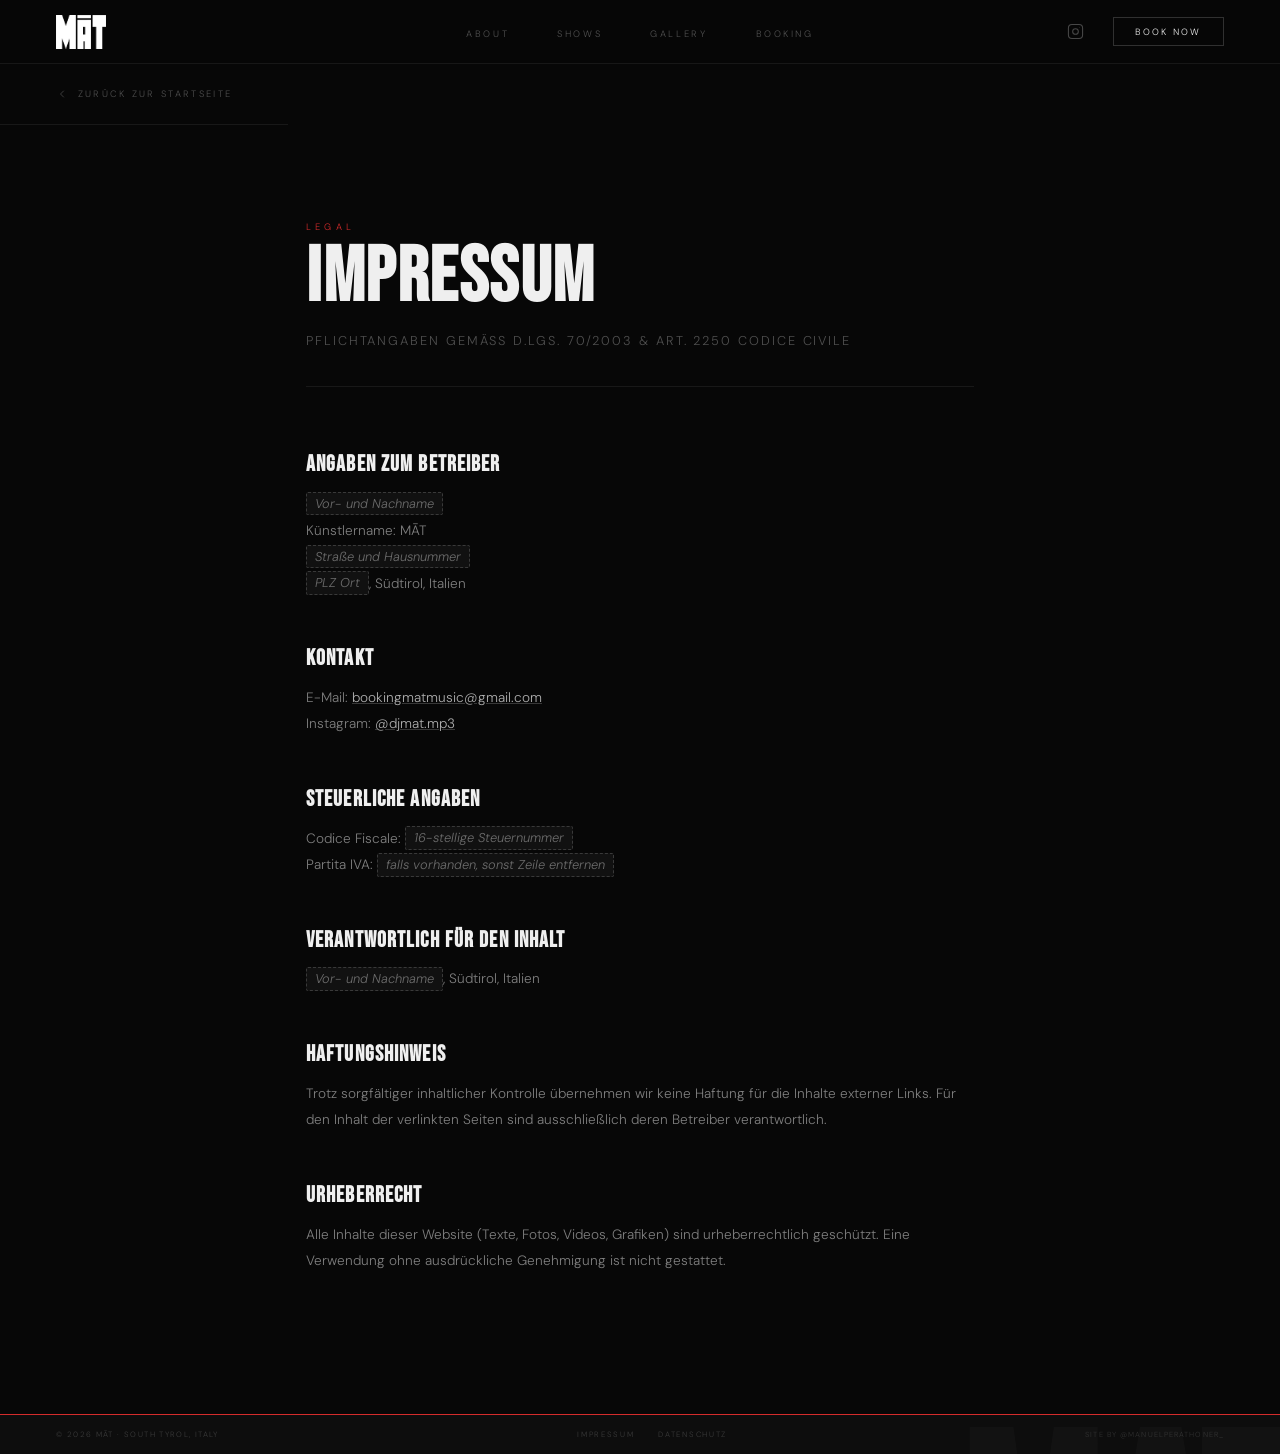
<file: impressum.html>
<!DOCTYPE html>
<html lang="de">
<head>
  <meta charset="UTF-8">
  <meta name="viewport" content="width=device-width, initial-scale=1.0">
  <title>Impressum — MĀT</title>
  <meta name="description" content="Impressum der Website von MĀT — DJ und Producer aus Südtirol, Italien.">
  <meta name="robots" content="noindex, follow">
  <link rel="icon" type="image/svg+xml" href="favicon.svg">
  <link rel="icon" type="image/png" href="assets/logo-white.png">
  <link rel="stylesheet" href="style.css">
  <link rel="preconnect" href="https://fonts.bunny.net">
  <link href="https://fonts.bunny.net/css2?family=Bebas+Neue&family=DM+Sans:ital,wght@0,300;0,400;0,500;1,300&display=swap" rel="stylesheet">
  <style>
    .legal-page {
      max-width: 780px;
      margin: 0 auto;
      padding: 6rem 3.5rem 8rem;
    }
    .legal-page h1 {
      font-family: var(--font-display);
      font-size: clamp(3rem, 6vw, 5rem);
      line-height: 0.9;
      letter-spacing: 0.02em;
      margin-bottom: 1rem;
    }
    .legal-page .intro {
      font-size: 0.8rem;
      color: rgba(245,245,245,0.3);
      letter-spacing: 0.15em;
      text-transform: uppercase;
      margin-bottom: 4rem;
      padding-bottom: 2rem;
      border-bottom: 1px solid var(--border);
    }
    .legal-page h2 {
      font-family: var(--font-display);
      font-size: 1.4rem;
      letter-spacing: 0.05em;
      margin-top: 3rem;
      margin-bottom: 0.8rem;
      color: var(--w);
    }
    .legal-page p,
    .legal-page li {
      font-size: 0.85rem;
      line-height: 1.95;
      color: rgba(245,245,245,0.5);
      margin-bottom: 0.7rem;
    }
    .legal-page ul {
      padding-left: 1.4rem;
      margin-bottom: 0.7rem;
    }
    .legal-page a {
      color: rgba(245,245,245,0.7);
      text-decoration: underline;
      text-decoration-color: rgba(245,245,245,0.2);
      transition: color 0.2s;
    }
    .legal-page a:hover {
      color: var(--w);
    }
    .legal-page .label {
      font-size: 0.58rem;
      letter-spacing: 0.45em;
      text-transform: uppercase;
      color: var(--red);
      margin-bottom: 0.7rem;
    }
    .todo-field {
      background: rgba(245, 245, 245, 0.04);
      border: 1px dashed rgba(245, 245, 245, 0.18);
      color: rgba(245, 245, 245, 0.4);
      padding: 0.15rem 0.5rem;
      font-size: 0.8rem;
      border-radius: 2px;
      font-style: italic;
    }
    .back-link {
      display: inline-flex;
      align-items: center;
      gap: 0.6rem;
      font-size: 0.58rem;
      letter-spacing: 0.25em;
      text-transform: uppercase;
      color: rgba(245,245,245,0.3);
      padding: 1.5rem 3.5rem;
      border-bottom: 1px solid var(--border);
      transition: color 0.2s;
      text-decoration: none;
    }
    .back-link:hover { color: var(--w); }
    .back-link svg { flex-shrink: 0; }
    @media (max-width: 768px) {
      .legal-page { padding: 4rem 1.5rem 6rem; }
      .back-link { padding: 1.2rem 1.5rem; }
    }
  </style>
</head>
<body>

  <!-- NAV -->
  <nav id="nav">
    <a href="index.html" class="nav-logo">
      <img src="assets/logo-white.png" alt="MĀT">
    </a>
    <ul class="nav-links">
      <li><a href="index.html#about">About</a></li>
      <li><a href="index.html#shows">Shows</a></li>
      <li><a href="index.html#gallery">Gallery</a></li>
      <li><a href="index.html#booking">Booking</a></li>
    </ul>
    <div class="nav-right">
      <a class="nav-ig" href="https://www.instagram.com/djmat.mp3" target="_blank" rel="noopener" aria-label="Instagram">
        <svg xmlns="http://www.w3.org/2000/svg" width="17" height="17" viewBox="0 0 24 24" fill="none" stroke="currentColor" stroke-width="1.5" stroke-linecap="round" stroke-linejoin="round"><rect x="2" y="2" width="20" height="20" rx="5" ry="5"/><circle cx="12" cy="12" r="4"/><circle cx="17.5" cy="6.5" r="0.5" fill="currentColor" stroke="none"/></svg>
      </a>
      <a class="nav-book" href="index.html#booking">Book Now</a>
    </div>
    <button class="nav-burger" id="burger" aria-label="Menu">
      <span></span><span></span><span></span>
    </button>
  </nav>

  <!-- MOBILE MENU -->
  <div class="mobile-menu" id="mobile-menu">
    <ul>
      <li><a href="index.html#about">About</a></li>
      <li><a href="index.html#shows">Shows</a></li>
      <li><a href="index.html#gallery">Gallery</a></li>
      <li><a href="index.html#booking">Booking</a></li>
    </ul>
    <div class="mobile-menu-bottom">
      <a href="index.html#booking" class="mobile-book">Book Now</a>
      <a href="https://instagram.com/djmat.mp3" target="_blank" rel="noopener" class="mobile-ig" aria-label="Instagram">
        <svg xmlns="http://www.w3.org/2000/svg" width="16" height="16" viewBox="0 0 24 24" fill="none" stroke="currentColor" stroke-width="1.5" stroke-linecap="round" stroke-linejoin="round"><rect x="2" y="2" width="20" height="20" rx="5" ry="5"/><circle cx="12" cy="12" r="4"/><circle cx="17.5" cy="6.5" r="0.5" fill="currentColor" stroke="none"/></svg>
        @djmat.mp3
      </a>
    </div>
  </div>

  <a href="index.html" class="back-link">
    <svg xmlns="http://www.w3.org/2000/svg" width="12" height="12" viewBox="0 0 24 24" fill="none" stroke="currentColor" stroke-width="1.5" stroke-linecap="round" stroke-linejoin="round"><polyline points="15 18 9 12 15 6"/></svg>
    Zurück zur Startseite
  </a>

  <main class="legal-page">
    <div class="label">Legal</div>
    <h1>Impressum</h1>
    <p class="intro">Pflichtangaben gemäß D.Lgs. 70/2003 &amp; Art. 2250 Codice Civile</p>

    <h2>Angaben zum Betreiber</h2>
    <p>
      <span class="todo-field">Vor- und Nachname</span><br>
      Künstlername: MĀT<br>
      <span class="todo-field">Straße und Hausnummer</span><br>
      <span class="todo-field">PLZ Ort</span>, Südtirol, Italien
    </p>

    <h2>Kontakt</h2>
    <p>
      E-Mail: <a href="mailto:bookingmatmusic@gmail.com">bookingmatmusic@gmail.com</a><br>
      Instagram: <a href="https://instagram.com/djmat.mp3" target="_blank" rel="noopener">@djmat.mp3</a>
    </p>

    <h2>Steuerliche Angaben</h2>
    <p>
      Codice Fiscale: <span class="todo-field">16-stellige Steuernummer</span><br>
      Partita IVA: <span class="todo-field">falls vorhanden, sonst Zeile entfernen</span>
    </p>

    <h2>Verantwortlich für den Inhalt</h2>
    <p><span class="todo-field">Vor- und Nachname</span>, Südtirol, Italien</p>

    <h2>Haftungshinweis</h2>
    <p>Trotz sorgfältiger inhaltlicher Kontrolle übernehmen wir keine Haftung für die Inhalte externer Links. Für den Inhalt der verlinkten Seiten sind ausschließlich deren Betreiber verantwortlich.</p>

    <h2>Urheberrecht</h2>
    <p>Alle Inhalte dieser Website (Texte, Fotos, Videos, Grafiken) sind urheberrechtlich geschützt. Eine Verwendung ohne ausdrückliche Genehmigung ist nicht gestattet.</p>
  </main>

  <!-- FOOTER (minimal) -->
  <footer>
    <div class="footer-bottom">
      <span class="footer-copy">© 2026 MĀT · South Tyrol, Italy</span>
      <div class="footer-legal-links">
        <a href="impressum.html" class="footer-legal-link">Impressum</a>
        <a href="datenschutz.html" class="footer-legal-link">Datenschutz</a>
      </div>
      <span class="footer-credit">site by <a href="https://instagram.com/manuelperathoner_" target="_blank" rel="noopener">@manuelperathoner_</a></span>
    </div>
  </footer>

  <script>
    const burger = document.querySelector('.nav-burger');
    const mobileMenu = document.getElementById('mobile-menu');
    if (burger && mobileMenu) {
      burger.addEventListener('click', () => mobileMenu.classList.toggle('open'));
      mobileMenu.querySelectorAll('a').forEach(l => l.addEventListener('click', () => mobileMenu.classList.remove('open')));
    }
    let lastScroll = 0;
    const nav = document.getElementById('nav');
    nav.style.transition = 'transform 0.3s ease';
    window.addEventListener('scroll', () => {
      const current = window.scrollY;
      nav.style.transform = (current > 80 && current > lastScroll) ? 'translateY(-100%)' : 'translateY(0)';
      lastScroll = current;
    }, { passive: true });
  </script>
</body>
</html>
</file>
<file: style.css>
/* =========================================
   MĀT — DJ Website
   style.css
   ========================================= */

/* --- RESET & ROOT --- */
*, *::before, *::after {
  margin: 0;
  padding: 0;
  box-sizing: border-box;
}

:root {
  --bg:     #070707;
  --bg2:    #0D0D0D;
  --bg3:    #131313;
  --w:      #EFEFEF;
  --w2:     rgba(239, 239, 239, 0.5);
  --w3:     rgba(239, 239, 239, 0.1);
  --red:    #D42B2B;
  --red-d:  rgba(212, 43, 43, 0.12);
  --border: rgba(239, 239, 239, 0.07);
  --font-display: 'Bebas Neue', sans-serif;
  --font-body:    'DM Sans', sans-serif;
}

html { scroll-behavior: smooth; }

body {
  background: var(--bg);
  color: var(--w);
  font-family: var(--font-body);
  font-weight: 300;
  overflow-x: hidden;
  -webkit-font-smoothing: antialiased;
}

img { display: block; max-width: 100%; }
a   { color: inherit; text-decoration: none; }

/* =========================================
   GRAIN OVERLAY
   ========================================= */
.grain {
  position: fixed;
  inset: -150px;
  width: calc(100% + 300px);
  height: calc(100% + 300px);
  pointer-events: none;
  z-index: 9997;
  opacity: 0.045;
  background-image: url("data:image/svg+xml,%3Csvg xmlns='http://www.w3.org/2000/svg' width='300' height='300'%3E%3Cfilter id='n'%3E%3CfeTurbulence type='fractalNoise' baseFrequency='0.85' numOctaves='4' stitchTiles='stitch'/%3E%3C/filter%3E%3Crect width='300' height='300' filter='url(%23n)'/%3E%3C/svg%3E");
  animation: grain-anim 0.45s steps(2) infinite;
}

@keyframes grain-anim {
  0%  { transform: translate(0, 0); }
  25% { transform: translate(3%, -4%); }
  50% { transform: translate(-4%, 3%); }
  75% { transform: translate(4%, 4%); }
}

/* =========================================
   TYPOGRAPHY
   ========================================= */
.sec-label {
  display: inline-flex;
  align-items: center;
  gap: 0.65rem;
  font-size: 0.53rem;
  letter-spacing: 0.5em;
  text-transform: uppercase;
  color: var(--red);
  margin-bottom: 0.9rem;
}

.sec-label::before {
  content: '';
  display: block;
  width: 20px;
  height: 1px;
  background: var(--red);
  flex-shrink: 0;
}

.sec-title {
  font-family: var(--font-display);
  font-size: clamp(4rem, 7.5vw, 7rem);
  line-height: 0.83;
  letter-spacing: 0.01em;
  margin-bottom: 2.5rem;
}

/* =========================================
   LAYOUT
   ========================================= */
.container {
  max-width: 1200px;
  margin: 0 auto;
  padding: 0 3.5rem;
}

.section { padding: 8rem 0; }

.divider {
  height: 1px;
  background: var(--border);
  margin: 0 3.5rem;
}

/* =========================================
   BUTTONS
   ========================================= */
.btn {
  display: inline-block;
  padding: 0.9rem 2.4rem;
  font-family: var(--font-body);
  font-size: 0.62rem;
  letter-spacing: 0.22em;
  text-transform: uppercase;
  font-weight: 500;
  transition: background 0.25s ease, color 0.25s ease, border-color 0.25s ease;
  cursor: pointer;
}

.btn-white {
  background: var(--w);
  color: var(--bg);
}

.btn-white:hover {
  background: var(--red);
  color: var(--w);
}

.btn-line {
  border: 1px solid rgba(239, 239, 239, 0.22);
  color: var(--w);
}

.btn-line:hover {
  border-color: var(--red);
  color: var(--red);
}

/* =========================================
   NAV
   ========================================= */
nav {
  position: sticky;
  top: 0;
  z-index: 100;
  display: flex;
  justify-content: space-between;
  align-items: center;
  padding: 0 3.5rem;
  height: 64px;
  background: rgba(7, 7, 7, 0.97);
  border-bottom: 1px solid var(--border);
  backdrop-filter: blur(20px);
  -webkit-backdrop-filter: blur(20px);
}

.nav-logo img {
  height: 34px;
  transition: opacity 0.2s;
}
.nav-logo img:hover { opacity: 0.7; }

.nav-links {
  display: flex;
  gap: 3rem;
  list-style: none;
  position: absolute;
  left: 50%;
  transform: translateX(-50%);
}

.nav-links a {
  font-size: 0.58rem;
  letter-spacing: 0.28em;
  text-transform: uppercase;
  color: rgba(239, 239, 239, 0.32);
  position: relative;
  padding-bottom: 3px;
  transition: color 0.2s;
}

.nav-links a::after {
  content: '';
  position: absolute;
  bottom: -1px;
  left: 0;
  width: 100%;
  height: 1px;
  background: var(--red);
  transform: scaleX(0);
  transform-origin: left;
  transition: transform 0.3s cubic-bezier(0.76, 0, 0.24, 1);
}

.nav-links a:hover          { color: var(--w); }
.nav-links a:hover::after   { transform: scaleX(1); }

.nav-right {
  display: flex;
  align-items: center;
  gap: 1.8rem;
}

.nav-ig {
  display: flex;
  align-items: center;
  opacity: 0.28;
  transition: opacity 0.2s;
}
.nav-ig:hover { opacity: 1; }

.nav-book {
  padding: 0.48rem 1.35rem;
  border: 1px solid rgba(239, 239, 239, 0.18);
  font-size: 0.57rem;
  letter-spacing: 0.22em;
  text-transform: uppercase;
  transition: background 0.2s, color 0.2s, border-color 0.2s;
}

.nav-book:hover {
  background: var(--red);
  color: var(--w);
  border-color: var(--red);
}

.nav-burger {
  display: none;
  flex-direction: column;
  gap: 5px;
  background: none;
  border: none;
  cursor: pointer;
  padding: 4px;
}

.nav-burger span {
  display: block;
  width: 22px;
  height: 1px;
  background: var(--w);
  transition: all 0.32s cubic-bezier(0.76, 0, 0.24, 1);
  transform-origin: center;
}

/* Burger → X when mobile menu is open (no JS needed) */
nav:has(+ .mobile-menu.open) .nav-burger span:nth-child(1) {
  transform: translateY(6px) rotate(45deg);
}
nav:has(+ .mobile-menu.open) .nav-burger span:nth-child(2) {
  opacity: 0;
  transform: scaleX(0);
}
nav:has(+ .mobile-menu.open) .nav-burger span:nth-child(3) {
  transform: translateY(-6px) rotate(-45deg);
}

/* Mobile Menu */
.mobile-menu {
  display: none;
  position: fixed;
  top: 64px;
  left: 0; right: 0;
  z-index: 99;
  background: rgba(7, 7, 7, 0.99);
  border-bottom: 1px solid var(--border);
  padding: 2.5rem 3rem;
  transform: translateY(-100%);
  transition: transform 0.35s cubic-bezier(0.76, 0, 0.24, 1);
}

.mobile-menu.open { transform: translateY(0); }

.mobile-menu ul {
  list-style: none;
  display: flex;
  flex-direction: column;
  gap: 1.4rem;
}

.mobile-menu a {
  font-size: 0.95rem;
  letter-spacing: 0.22em;
  text-transform: uppercase;
  color: rgba(239, 239, 239, 0.5);
  transition: color 0.2s;
}
.mobile-menu a:hover { color: var(--w); }

.mobile-menu-bottom {
  display: flex;
  align-items: center;
  justify-content: space-between;
  margin-top: 2rem;
  padding-top: 1.5rem;
  border-top: 1px solid var(--border);
}

.mobile-book {
  display: inline-block;
  padding: 0.65rem 1.7rem;
  border: 1px solid rgba(239, 239, 239, 0.18);
  font-size: 0.58rem;
  letter-spacing: 0.22em;
  text-transform: uppercase;
  color: var(--w) !important;
  opacity: 1 !important;
  transition: background 0.2s, border-color 0.2s, color 0.2s;
}

.mobile-book:hover {
  background: var(--red);
  color: var(--w) !important;
  border-color: var(--red);
}

.mobile-ig {
  display: flex;
  align-items: center;
  gap: 0.5rem;
  font-size: 0.57rem;
  letter-spacing: 0.18em;
  text-transform: uppercase;
  color: rgba(239, 239, 239, 0.38) !important;
  opacity: 1 !important;
  transition: color 0.2s;
}
.mobile-ig:hover { color: var(--w) !important; }

/* =========================================
   HERO
   ========================================= */
.hero {
  position: relative;
  min-height: 100vh;
  display: flex;
  flex-direction: column;
  justify-content: flex-end;
  padding: 0 3.5rem 2.5rem;
  overflow: hidden;
}

.hero-bg {
  position: absolute;
  inset: 0;
  z-index: 0;
}

.hero-bg img {
  width: 100%; height: 100%;
  object-fit: cover;
  filter: saturate(0) brightness(0.3);
}

.hero-bg::after {
  content: '';
  position: absolute;
  inset: 0;
  background: linear-gradient(
    to top,
    rgba(7, 7, 7, 1) 0%,
    rgba(7, 7, 7, 0.45) 40%,
    rgba(7, 7, 7, 0.08) 100%
  );
}

/* Subtle sheen sweep over the video */
.hero::after {
  content: '';
  position: absolute;
  inset: 0;
  background: linear-gradient(
    128deg,
    transparent 0%,
    rgba(239, 239, 239, 0.018) 45%,
    transparent 60%
  );
  background-size: 250% 250%;
  animation: heroSheen 10s ease-in-out infinite;
  z-index: 1;
  pointer-events: none;
}

@keyframes heroSheen {
  0%, 100% { background-position: 0% 0%; }
  50%       { background-position: 100% 100%; }
}

/* Vertical side label */
.hero-vert {
  position: absolute;
  right: 3.5rem;
  top: 50%;
  transform: translateY(-50%);
  z-index: 2;
  pointer-events: none;
}

.hero-vert span {
  display: block;
  font-size: 0.49rem;
  letter-spacing: 0.48em;
  text-transform: uppercase;
  color: rgba(239, 239, 239, 0.16);
  writing-mode: vertical-rl;
}

.hero-content {
  position: relative;
  z-index: 2;
  max-width: 960px;
}

.hero-eyebrow {
  display: flex;
  align-items: center;
  gap: 0.8rem;
  font-size: 0.57rem;
  letter-spacing: 0.4em;
  text-transform: uppercase;
  color: rgba(239, 239, 239, 0.36);
  margin-bottom: 1.2rem;
}

.eyebrow-line {
  display: block;
  width: 22px;
  height: 1px;
  background: var(--red);
  flex-shrink: 0;
}

.hero-logo {
  width: min(500px, 72vw);
  margin-top: 4rem;
  margin-bottom: 3rem;
  transition: transform 0.35s ease;
}
.hero-logo:hover { transform: scale(1.015); }

.hero-desc {
  font-size: 0.92rem;
  line-height: 2;
  color: var(--w2);
  max-width: 480px;
  margin-bottom: 3.5rem;
}

.hero-btns {
  display: flex;
  gap: 1rem;
  flex-wrap: wrap;
  margin-bottom: 5rem;
}

/* Stats: ruled editorial table */
.hero-stats {
  display: flex;
  padding-top: 0;
  border-top: 1px solid var(--border);
}

.hstat {
  flex: 1;
  padding: 1.4rem 2rem 1rem 0;
  border-right: 1px solid var(--border);
}

.hstat:last-child { border-right: none; padding-right: 0; }

.hstat-n {
  font-family: var(--font-display);
  font-size: 3.4rem;
  line-height: 1;
  color: var(--w);
}

.hstat-l {
  font-size: 0.52rem;
  letter-spacing: 0.28em;
  text-transform: uppercase;
  color: rgba(239, 239, 239, 0.25);
  margin-top: 0.4rem;
}

/* =========================================
   TICKER
   ========================================= */
.ticker {
  overflow: hidden;
  white-space: nowrap;
  border-top: 1px solid var(--border);
  border-bottom: 1px solid var(--border);
  padding: 0.75rem 0;
  background: var(--bg2);
}

.ticker-inner {
  display: inline-block;
  animation: tick 22s linear infinite;
  font-family: var(--font-display);
  font-size: 0.85rem;
  letter-spacing: 0.22em;
  color: rgba(239, 239, 239, 0.18);
}

.ticker-inner b {
  color: var(--red);
  font-weight: 400;
}

@keyframes tick {
  0%   { transform: translateX(0); }
  100% { transform: translateX(-50%); }
}

/* =========================================
   ABOUT
   ========================================= */
.about-grid {
  display: grid;
  grid-template-columns: 1fr 1fr;
  gap: 7rem;
  align-items: start;
  position: relative;
}

/* Oversized background number */
.about-deco {
  position: absolute;
  top: -5rem;
  left: -4rem;
  font-family: var(--font-display);
  font-size: clamp(10rem, 19vw, 24rem);
  line-height: 1;
  color: rgba(239, 239, 239, 0.023);
  letter-spacing: -0.02em;
  user-select: none;
  pointer-events: none;
  z-index: 0;
}

.about-photos {
  display: grid;
  grid-template-rows: auto auto;
  gap: 0.8rem;
  position: relative;
  z-index: 1;
}

.about-text {
  position: relative;
  z-index: 1;
  padding-top: 1rem;
}

.about-text p {
  font-size: 0.88rem;
  line-height: 2;
  color: var(--w2);
  margin-bottom: 1.2rem;
}

.pill-row {
  display: flex;
  flex-wrap: wrap;
  gap: 0.5rem;
  margin-top: 2rem;
}

.pill {
  padding: 0.35rem 0.85rem;
  border: 1px solid var(--border);
  font-size: 0.58rem;
  letter-spacing: 0.2em;
  text-transform: uppercase;
  color: rgba(239, 239, 239, 0.28);
  transition: border-color 0.2s, color 0.2s;
}

.pill:hover {
  border-color: var(--red);
  color: var(--red);
}

/* =========================================
   ABOUT PHOTOS
   ========================================= */
.about-photo-main {
  aspect-ratio: 3 / 4;
  overflow: hidden;
  position: relative;
}

.about-photo-main img {
  width: 100%; height: 100%;
  object-fit: cover;
  filter: saturate(0) brightness(0.75);
  transition: transform 0.7s ease, filter 0.5s ease;
}

.about-photo-main:hover img {
  transform: scale(1.04);
  filter: saturate(0.18) brightness(0.88);
}

.about-photo-main::before {
  content: '';
  position: absolute;
  inset: 0;
  border: 1px solid var(--border);
  z-index: 1;
  pointer-events: none;
}

.about-photo-sub {
  aspect-ratio: 16 / 7;
  overflow: hidden;
  position: relative;
}

.about-photo-sub img {
  width: 100%; height: 100%;
  object-fit: cover;
  filter: saturate(0) brightness(0.62);
  transition: transform 0.7s ease;
}

.about-photo-sub:hover img { transform: scale(1.04); }

.about-photo-sub::before {
  content: '';
  position: absolute;
  inset: 0;
  border: 1px solid var(--border);
  z-index: 1;
  pointer-events: none;
}

/* =========================================
   SHOWS / GIGS
   ========================================= */
.shows-section {
  background: var(--bg2);
  padding: 6rem 0 0;
}

.shows-section .container { padding-bottom: 2.5rem; }

.gigs-list {
  border-top: 1px solid var(--border);
  counter-reset: gig-counter;
}

.gig {
  display: grid;
  grid-template-columns: 110px 1fr auto;
  align-items: center;
  padding: 1.6rem 3.5rem;
  border-bottom: 1px solid var(--border);
  gap: 2.5rem;
  cursor: default;
  position: relative;
  overflow: hidden;
  counter-increment: gig-counter;
}

/* Red flood fill slides in from left */
.gig::after {
  content: '';
  position: absolute;
  inset: 0;
  background: var(--red);
  transform: translateX(-101%);
  transition: transform 0.48s cubic-bezier(0.76, 0, 0.24, 1);
  z-index: 0;
}

.gig:hover::after { transform: translateX(0); }

/* Content stays above the fill */
.gig > * {
  position: relative;
  z-index: 1;
}

/* Ghost row number — far right, decorative */
.gig::before {
  content: counter(gig-counter, decimal-leading-zero);
  position: absolute;
  right: 3.5rem;
  top: 50%;
  transform: translateY(-50%);
  font-family: var(--font-display);
  font-size: 5rem;
  line-height: 1;
  color: rgba(239, 239, 239, 0.035);
  user-select: none;
  pointer-events: none;
  z-index: 0;
  transition: color 0.3s;
}

.gig:hover::before { color: rgba(7, 7, 7, 0.05); }

.gig-d {
  font-family: var(--font-display);
  font-size: 2.5rem;
  line-height: 1;
  color: rgba(239, 239, 239, 0.26);
  letter-spacing: 0.02em;
  transition: color 0.35s;
}

.gig:hover .gig-d { color: rgba(7, 7, 7, 0.72); }

.gig-v {
  font-size: 0.92rem;
  font-weight: 400;
  color: rgba(239, 239, 239, 0.78);
  letter-spacing: 0.02em;
  transition: color 0.35s;
}

.gig:hover .gig-v { color: rgba(7, 7, 7, 0.92); }

.gig-l {
  font-size: 0.57rem;
  letter-spacing: 0.2em;
  text-transform: uppercase;
  color: rgba(239, 239, 239, 0.22);
  margin-top: 0.2rem;
  transition: color 0.35s;
}

.gig:hover .gig-l { color: rgba(7, 7, 7, 0.52); }

/* Gig tag */
.gig-tag {
  font-size: 0.5rem;
  letter-spacing: 0.26em;
  text-transform: uppercase;
  color: rgba(239, 239, 239, 0.2);
  border: 1px solid var(--border);
  padding: 0.3rem 0.7rem;
  white-space: nowrap;
  transition: color 0.35s, border-color 0.35s;
}

.gig:hover .gig-tag {
  color: rgba(7, 7, 7, 0.65);
  border-color: rgba(7, 7, 7, 0.18);
}

/* Loading dots */
.gigs-loading {
  display: flex;
  gap: 0.5rem;
  padding: 3rem 3.5rem;
}

.gigs-loading span {
  width: 5px; height: 5px;
  border-radius: 50%;
  background: var(--w3);
  animation: gigDot 1.2s ease-in-out infinite;
}

.gigs-loading span:nth-child(2) { animation-delay: 0.2s; }
.gigs-loading span:nth-child(3) { animation-delay: 0.4s; }

@keyframes gigDot {
  0%, 80%, 100% { opacity: 0.2; transform: scale(0.8); }
  40%            { opacity: 1;   transform: scale(1);   }
}

/* =========================================
   GALLERY
   ========================================= */
.gallery-section {
  padding: 7rem 0 5rem;
  overflow: hidden;
}

.gallery-hint {
  font-size: 0.53rem;
  letter-spacing: 0.38em;
  text-transform: uppercase;
  color: rgba(239, 239, 239, 0.16);
  margin-top: -0.8rem;
  margin-bottom: 3rem;
}

.gallery-track {
  display: flex;
  gap: 0.65rem;
  overflow-x: auto;
  scrollbar-width: none;
  -ms-overflow-style: none;
  padding: 0 3.5rem 1.5rem;
  cursor: grab;
  user-select: none;
  -webkit-overflow-scrolling: touch;
  will-change: scroll-position;
  align-items: flex-end;
}

.gallery-track::-webkit-scrollbar { display: none; }
.gallery-track.dragging { cursor: grabbing; }

.gallery-item {
  flex-shrink: 0;
  width: 280px;
  height: 400px;
  overflow: hidden;
  position: relative;
  contain: layout style;
  transform: translateZ(0);
}

.gallery-item img {
  width: 100%; height: 100%;
  object-fit: cover;
  filter: saturate(0) brightness(0.65);
  transition: filter 0.55s ease, transform 0.65s ease;
  pointer-events: none;
  will-change: transform, filter;
}

.gallery-item:hover img {
  filter: saturate(0.85) brightness(1.02);
  transform: scale(1.06);
}

/* Red inset border flash */
.gallery-item::after {
  content: '';
  position: absolute;
  inset: 0;
  box-shadow: inset 0 0 0 0px var(--red);
  transition: box-shadow 0.3s ease;
  pointer-events: none;
  z-index: 1;
}

.gallery-item:hover::after {
  box-shadow: inset 0 0 0 2px var(--red);
}

.gallery-track.dragging .gallery-item img { transition: none; }

/* =========================================
   REEL SECTION
   ========================================= */
.reel-section {
  padding: 7rem 0;
  background: var(--bg2);
  border-top: 1px solid var(--border);
}

.reel-section .container { padding-bottom: 3rem; }

.reel-grid {
  display: grid;
  grid-template-columns: 0.85fr 1.5fr 0.85fr;
  gap: 2px;
  background: var(--border);
}

.reel-item {
  position: relative;
  overflow: hidden;
  aspect-ratio: 4 / 5;
  cursor: pointer;
}

.reel-item.reel-tall {
  grid-row: span 2;
  aspect-ratio: unset;
}

.reel-item video {
  width: 100%; height: 100%;
  object-fit: cover;
  filter: saturate(0) brightness(0.58);
  transition: filter 0.5s ease, transform 0.5s ease;
}

.reel-item:hover video {
  filter: saturate(0.22) brightness(0.78);
  transform: scale(1.04);
}

.reel-overlay {
  position: absolute;
  inset: 0;
  background: linear-gradient(to top, rgba(7, 7, 7, 0.55) 0%, transparent 55%);
  pointer-events: none;
  z-index: 1;
}

/* Play icon circle on hover */
.reel-item::before {
  content: '';
  position: absolute;
  top: 50%;
  left: 50%;
  width: 54px;
  height: 54px;
  border: 1.5px solid rgba(239, 239, 239, 0.7);
  border-radius: 50%;
  transform: translate(-50%, -50%) scale(0.72);
  opacity: 0;
  transition: opacity 0.3s ease, transform 0.3s ease;
  z-index: 2;
  background-image: url("data:image/svg+xml,%3Csvg xmlns='http://www.w3.org/2000/svg' viewBox='0 0 24 24' fill='%23efefef'%3E%3Cpath d='M8 5v14l11-7z'/%3E%3C/svg%3E");
  background-repeat: no-repeat;
  background-position: center;
  background-size: 16px;
}

.reel-item:hover::before {
  opacity: 1;
  transform: translate(-50%, -50%) scale(1);
}

/* =========================================
   BOOKING
   ========================================= */
.booking-section {
  position: relative;
  background: var(--bg2);
  border-top: 1px solid var(--border);
  border-bottom: 1px solid var(--border);
  padding: 7rem 0;
}

.booking-bg {
  position: absolute;
  inset: 0;
  z-index: 0;
  overflow: hidden;
}

.booking-bg img {
  width: 100%; height: 100%;
  object-fit: cover;
  filter: saturate(0) brightness(0.1);
}

.booking-bg-overlay {
  position: absolute;
  inset: 0;
  background: linear-gradient(
    108deg,
    rgba(7, 7, 7, 0.98) 0%,
    rgba(7, 7, 7, 0.88) 50%,
    rgba(7, 7, 7, 0.65) 100%
  );
}

.booking-section .container {
  position: relative;
  z-index: 1;
}

.booking-grid {
  display: grid;
  grid-template-columns: 1fr 1fr;
  gap: 7rem;
  align-items: start;
}

.booking-title {
  font-family: var(--font-display);
  font-size: clamp(3.5rem, 7vw, 6.2rem);
  line-height: 0.83;
  margin-bottom: 2.2rem;
  letter-spacing: 0.01em;
}

.booking-p {
  font-size: 0.85rem;
  line-height: 2;
  color: var(--w2);
  margin-bottom: 2.5rem;
}

.booking-email {
  display: block;
  font-family: var(--font-display);
  font-size: clamp(1.4rem, 3.2vw, 2.6rem);
  letter-spacing: 0.03em;
  margin-bottom: 2.5rem;
  padding-bottom: 1.5rem;
  border-bottom: 1px solid var(--border);
  transition: color 0.2s;
  word-break: break-all;
}

.booking-email:hover { color: var(--red); }

.booking-btns {
  display: flex;
  gap: 1rem;
  flex-wrap: wrap;
}

.cinfo { border-top: 1px solid var(--border); }

.cinfo-row {
  display: flex;
  justify-content: space-between;
  align-items: center;
  padding: 1.1rem 0;
  border-bottom: 1px solid var(--border);
}

.cinfo-label {
  font-size: 0.53rem;
  letter-spacing: 0.3em;
  text-transform: uppercase;
  color: rgba(239, 239, 239, 0.2);
}

.cinfo-row a,
.cinfo-row span:last-child {
  font-size: 0.78rem;
  color: rgba(239, 239, 239, 0.52);
  transition: color 0.2s;
}

.cinfo-row a:hover { color: var(--red); }

/* =========================================
   FOOTER
   ========================================= */
footer {
  border-top: 1px solid var(--red);
  background: var(--bg2);
  position: relative;
  overflow: hidden;
}

/* Ghost MĀT behind the CTA band */
footer::before {
  content: 'MĀT';
  position: absolute;
  right: -1rem;
  top: -1rem;
  font-family: var(--font-display);
  font-size: clamp(10rem, 22vw, 28rem);
  line-height: 1;
  color: rgba(239, 239, 239, 0.02);
  letter-spacing: -0.02em;
  pointer-events: none;
  user-select: none;
  z-index: 0;
}

/* --- CTA Band --- */
.footer-cta {
  padding: 5rem 3.5rem 4.5rem;
  border-bottom: 1px solid var(--border);
  position: relative;
  z-index: 1;
}

.footer-cta-email {
  display: block;
  font-family: var(--font-display);
  font-size: clamp(3rem, 8.5vw, 10rem);
  line-height: 0.86;
  letter-spacing: 0.01em;
  color: var(--w);
  transition: color 0.35s ease;
  margin: 1.8rem 0 3.5rem;
}

.footer-cta-email span { display: block; }

.footer-cta-email:hover { color: var(--red); }

.footer-cta-actions {
  display: flex;
  align-items: center;
  gap: 1rem;
  flex-wrap: wrap;
}

.footer-avail {
  margin-left: auto;
  font-size: 0.52rem;
  letter-spacing: 0.4em;
  text-transform: uppercase;
  color: rgba(239, 239, 239, 0.2);
}

/* --- Nav strip --- */
.footer-strip {
  display: flex;
  align-items: center;
  justify-content: space-between;
  gap: 2rem;
  padding: 1.8rem 3.5rem;
  border-bottom: 1px solid var(--border);
  flex-wrap: wrap;
  position: relative;
  z-index: 1;
}

.footer-logo img {
  height: 28px;
  opacity: 0.45;
  transition: opacity 0.2s;
  display: block;
}
.footer-logo:hover img { opacity: 0.9; }

.footer-nav {
  display: flex;
  align-items: center;
  gap: 2.2rem;
}

.footer-nav a {
  font-size: 0.57rem;
  letter-spacing: 0.24em;
  text-transform: uppercase;
  color: rgba(239, 239, 239, 0.38);
  position: relative;
  transition: color 0.2s;
}

.footer-nav a::after {
  content: '';
  position: absolute;
  bottom: -2px;
  left: 0;
  width: 100%;
  height: 1px;
  background: var(--red);
  transform: scaleX(0);
  transform-origin: left;
  transition: transform 0.3s cubic-bezier(0.76, 0, 0.24, 1);
}

.footer-nav a:hover        { color: var(--w); }
.footer-nav a:hover::after { transform: scaleX(1); }

.footer-social {
  display: flex;
  align-items: center;
  gap: 1.5rem;
}

.footer-ig-link,
.footer-email-link {
  display: flex;
  align-items: center;
  gap: 0.5rem;
  font-size: 0.55rem;
  letter-spacing: 0.14em;
  text-transform: uppercase;
  color: rgba(239, 239, 239, 0.38);
  transition: color 0.2s;
}

.footer-ig-link:hover,
.footer-email-link:hover { color: var(--w); }

.footer-ig-link svg,
.footer-email-link svg { flex-shrink: 0; opacity: 0.5; }

/* --- Legal bar --- */
.footer-bottom {
  display: flex;
  justify-content: space-between;
  align-items: center;
  padding: 0.9rem 3.5rem;
  flex-wrap: wrap;
  gap: 0.5rem;
  position: relative;
  z-index: 1;
}

.footer-copy {
  font-size: 0.48rem;
  letter-spacing: 0.18em;
  text-transform: uppercase;
  color: rgba(239, 239, 239, 0.2);
}

.footer-legal-links {
  display: flex;
  align-items: center;
  gap: 1.5rem;
}

.footer-legal-link {
  font-size: 0.48rem;
  letter-spacing: 0.22em;
  text-transform: uppercase;
  color: rgba(239, 239, 239, 0.2);
  transition: color 0.2s;
}
.footer-legal-link:hover { color: var(--red); }

.footer-cookie-btn {
  background: none;
  border: none;
  cursor: pointer;
  font-family: var(--font-body);
  padding: 0;
}

.footer-credit {
  font-size: 0.46rem;
  letter-spacing: 0.15em;
  text-transform: uppercase;
  color: rgba(239, 239, 239, 0.15);
}

.footer-credit a { color: inherit; transition: color 0.2s; }
.footer-credit a:hover { color: rgba(239, 239, 239, 0.55); }

/* =========================================
   COOKIE BANNER
   ========================================= */
.cookie-banner {
  position: fixed;
  bottom: 0;
  left: 0;
  right: 0;
  z-index: 9990;
  background: rgba(8, 8, 8, 0.97);
  border-top: 1px solid var(--border);
  backdrop-filter: blur(24px);
  -webkit-backdrop-filter: blur(24px);
  transform: translateY(110%);
  opacity: 0;
  filter: blur(6px);
  transition: transform 0.55s cubic-bezier(0.16, 1, 0.3, 1),
              opacity 0.5s ease,
              filter 0.5s ease;
  max-height: 85vh;
  overflow-y: auto;
}

.cookie-banner.visible {
  transform: translateY(0);
  opacity: 1;
  filter: blur(0);
}

/* Compact bar */
.cookie-bar {
  display: flex;
  align-items: center;
  justify-content: space-between;
  gap: 2rem;
  padding: 1.6rem 3.5rem;
  flex-wrap: wrap;
}

.cookie-bar-label {
  display: block;
  font-size: 0.5rem;
  letter-spacing: 0.45em;
  text-transform: uppercase;
  color: var(--red);
  margin-bottom: 0.4rem;
}

.cookie-bar-text p {
  font-size: 0.78rem;
  color: rgba(239, 239, 239, 0.42);
  line-height: 1.65;
}

.cookie-bar-text a {
  color: rgba(239, 239, 239, 0.6);
  text-decoration: underline;
  text-decoration-color: rgba(239, 239, 239, 0.18);
  transition: color 0.2s;
}
.cookie-bar-text a:hover { color: var(--w); }

.cookie-bar-actions {
  display: flex;
  align-items: center;
  gap: 0.8rem;
  flex-shrink: 0;
  flex-wrap: wrap;
}

/* Cookie buttons */
.cookie-btn-text {
  background: none;
  border: none;
  cursor: pointer;
  font-family: var(--font-body);
  font-size: 0.58rem;
  letter-spacing: 0.2em;
  text-transform: uppercase;
  color: rgba(239, 239, 239, 0.3);
  padding: 0.5rem;
  transition: color 0.2s;
}
.cookie-btn-text:hover { color: var(--w); }

.cookie-btn-secondary {
  background: transparent;
  border: 1px solid rgba(239, 239, 239, 0.18);
  cursor: pointer;
  font-family: var(--font-body);
  font-size: 0.6rem;
  letter-spacing: 0.2em;
  text-transform: uppercase;
  color: var(--w);
  padding: 0.72rem 1.5rem;
  font-weight: 400;
  transition: border-color 0.2s, color 0.2s;
}
.cookie-btn-secondary:hover { border-color: rgba(239, 239, 239, 0.5); }

.cookie-btn-primary {
  background: var(--w);
  border: 1px solid var(--w);
  cursor: pointer;
  font-family: var(--font-body);
  font-size: 0.6rem;
  letter-spacing: 0.2em;
  text-transform: uppercase;
  color: var(--bg);
  padding: 0.72rem 1.5rem;
  font-weight: 500;
  transition: background 0.22s, color 0.22s, border-color 0.22s;
}
.cookie-btn-primary:hover {
  background: var(--red);
  border-color: var(--red);
  color: var(--w);
}

/* Settings panel */
.cookie-settings { padding: 0 3.5rem 2rem; }
.cookie-settings[hidden] { display: none; }

.cookie-settings-head {
  display: flex;
  align-items: center;
  gap: 1.5rem;
  padding: 1.4rem 0;
  border-bottom: 1px solid var(--border);
  margin-bottom: 0.2rem;
}

.cookie-btn-back {
  display: flex;
  align-items: center;
  gap: 0.45rem;
  background: none;
  border: none;
  cursor: pointer;
  font-family: var(--font-body);
  font-size: 0.56rem;
  letter-spacing: 0.22em;
  text-transform: uppercase;
  color: rgba(239, 239, 239, 0.32);
  padding: 0;
  transition: color 0.2s;
}
.cookie-btn-back:hover { color: var(--w); }

.cookie-settings-title {
  font-size: 0.53rem;
  letter-spacing: 0.38em;
  text-transform: uppercase;
  color: rgba(239, 239, 239, 0.28);
}

/* Cookie category */
.cookie-cat {
  border-bottom: 1px solid var(--border);
  padding: 1.3rem 0;
}

.cookie-cat-row {
  display: flex;
  justify-content: space-between;
  align-items: flex-start;
  gap: 2.5rem;
}

.cookie-cat-name {
  font-size: 0.78rem;
  font-weight: 400;
  letter-spacing: 0.04em;
  color: var(--w);
  margin-bottom: 0.32rem;
}

.cookie-cat-desc {
  font-size: 0.72rem;
  color: rgba(239, 239, 239, 0.36);
  line-height: 1.7;
  max-width: 540px;
}

.cookie-always-on {
  flex-shrink: 0;
  font-size: 0.5rem;
  letter-spacing: 0.3em;
  text-transform: uppercase;
  color: var(--red);
  padding-top: 0.18rem;
  white-space: nowrap;
}

/* Toggle */
.cookie-toggle {
  flex-shrink: 0;
  cursor: pointer;
  display: block;
  margin-top: 0.1rem;
}

.cookie-toggle input {
  position: absolute;
  opacity: 0;
  width: 0;
  height: 0;
}

.cookie-toggle-track {
  display: block;
  width: 46px;
  height: 26px;
  background: rgba(239, 239, 239, 0.08);
  border: 1px solid rgba(239, 239, 239, 0.1);
  border-radius: 13px;
  position: relative;
  transition: background 0.25s, border-color 0.25s;
}

.cookie-toggle input:checked + .cookie-toggle-track {
  background: var(--red);
  border-color: var(--red);
}

.cookie-toggle-thumb {
  position: absolute;
  top: 3px;
  left: 3px;
  width: 18px;
  height: 18px;
  background: rgba(239, 239, 239, 0.45);
  border-radius: 50%;
  transition: transform 0.28s cubic-bezier(0.34, 1.56, 0.64, 1), background 0.25s;
}

.cookie-toggle input:checked + .cookie-toggle-track .cookie-toggle-thumb {
  transform: translateX(20px);
  background: var(--w);
}

/* Cookie details table */
.cookie-cat-table {
  margin-top: 1rem;
  border-top: 1px solid rgba(239, 239, 239, 0.04);
}

.cookie-row {
  display: grid;
  grid-template-columns: 150px 1fr 90px;
  gap: 1rem;
  padding: 0.5rem 0;
  border-bottom: 1px solid rgba(239, 239, 239, 0.03);
}

.cookie-name {
  font-family: var(--font-display);
  font-size: 0.78rem;
  letter-spacing: 0.04em;
  color: rgba(239, 239, 239, 0.5);
}

.cookie-purpose {
  font-size: 0.67rem;
  color: rgba(239, 239, 239, 0.28);
  line-height: 1.5;
}

.cookie-duration {
  font-size: 0.6rem;
  color: rgba(239, 239, 239, 0.2);
  text-align: right;
  letter-spacing: 0.05em;
}

.cookie-settings-actions {
  display: flex;
  align-items: center;
  gap: 1rem;
  padding-top: 1.6rem;
  flex-wrap: wrap;
}

/* =========================================
   LOADER
   ========================================= */
.loader {
  position: fixed;
  inset: 0;
  z-index: 999;
  background: var(--bg);
  display: flex;
  flex-direction: column;
  align-items: center;
  justify-content: center;
  gap: 2.5rem;
  transition: opacity 0.6s ease, visibility 0.6s ease;
}

.loader.hidden {
  opacity: 0;
  visibility: hidden;
  pointer-events: none;
}

.loader-logo {
  height: 44px;
  opacity: 0.85;
  animation: pulse 2s ease-in-out infinite;
}

@keyframes pulse {
  0%, 100% { opacity: 0.85; }
  50%       { opacity: 0.32; }
}

.loader-bar {
  width: 160px;
  height: 1px;
  background: var(--w3);
  overflow: hidden;
}

.loader-fill {
  height: 100%;
  width: 0%;
  background: var(--red);
  animation: load 1.4s cubic-bezier(0.4, 0, 0.2, 1) forwards;
}

@keyframes load {
  0%   { width: 0%; }
  100% { width: 100%; }
}

/* =========================================
   CUSTOM CURSOR
   ========================================= */
.cursor {
  width: 5px;
  height: 5px;
  background: var(--red);
  border-radius: 50%;
  position: fixed;
  top: 0; left: 0;
  pointer-events: none;
  z-index: 9999;
  transform: translate(-50%, -50%);
  transition: transform 0.1s ease, opacity 0.2s;
}

.cursor-ring {
  width: 30px;
  height: 30px;
  border: 1px solid rgba(239, 239, 239, 0.32);
  border-radius: 50%;
  position: fixed;
  top: 0; left: 0;
  pointer-events: none;
  z-index: 9998;
  transform: translate(-50%, -50%);
  transition: transform 0.12s ease, width 0.2s ease, height 0.2s ease, border-color 0.2s ease;
}

.cursor-ring.hovering {
  width: 48px;
  height: 48px;
  border-color: rgba(212, 43, 43, 0.45);
}

@media (hover: none) {
  .cursor, .cursor-ring { display: none; }
}

/* =========================================
   HERO VIDEO & OVERLAY
   ========================================= */
.hero-video {
  width: 100%; height: 100%;
  object-fit: cover;
  filter: saturate(0.15) brightness(0.58);
}

.hero-overlay {
  position: absolute;
  inset: 0;
  background: linear-gradient(
    to top,
    rgba(7, 7, 7, 0.9) 0%,
    rgba(7, 7, 7, 0.2) 45%,
    transparent 100%
  );
}

/* =========================================
   HERO ENTRANCE ANIMATION
   ========================================= */
.anim-up {
  opacity: 0;
  transform: translateY(28px);
  filter: blur(5px);
  animation: animUp 0.9s cubic-bezier(0.16, 1, 0.3, 1) forwards;
  animation-delay: var(--d, 0s);
}

@keyframes animUp {
  to { opacity: 1; transform: translateY(0); filter: blur(0); }
}

/* =========================================
   SCROLL HINT
   ========================================= */
.scroll-hint {
  position: absolute;
  bottom: 2.5rem;
  right: 3.5rem;
  z-index: 2;
  display: flex;
  flex-direction: column;
  align-items: center;
  gap: 0.6rem;
}

.scroll-line {
  width: 1px;
  height: 44px;
  background: linear-gradient(to bottom, rgba(239, 239, 239, 0.42), transparent);
  animation: scrollPulse 2s ease-in-out infinite;
}

@keyframes scrollPulse {
  0%, 100% { opacity: 0.42; transform: scaleY(1); }
  50%       { opacity: 1;    transform: scaleY(1.1); }
}

.scroll-hint span {
  font-size: 0.5rem;
  letter-spacing: 0.38em;
  text-transform: uppercase;
  color: rgba(239, 239, 239, 0.18);
  writing-mode: vertical-rl;
}

/* =========================================
   SCROLL REVEAL
   ========================================= */
.reveal {
  opacity: 0;
  transform: translateY(24px);
  filter: blur(4px);
  transition: opacity 0.7s ease,
              transform 0.7s cubic-bezier(0.16, 1, 0.3, 1),
              filter 0.7s ease;
}

.reveal.visible {
  opacity: 1;
  transform: translateY(0);
  filter: blur(0);
}

/* Section titles feel more dramatic */
.sec-title.reveal {
  transform: translateY(36px);
  transition-duration: 0.9s;
}

/* =========================================
   RESPONSIVE
   ========================================= */
@media (max-width: 900px) {
  .about-grid {
    grid-template-columns: 1fr;
    gap: 3.5rem;
  }

  .about-deco {
    font-size: clamp(6rem, 14vw, 10rem);
    top: -1rem;
    left: -1rem;
  }

  .booking-grid {
    grid-template-columns: 1fr;
    gap: 3.5rem;
  }

  .footer-nav { gap: 1.8rem; }
}

@media (max-width: 768px) {
  nav { padding: 0 1.5rem; }

  .nav-links,
  .nav-book   { display: none; }

  .nav-burger { display: flex; }
  .mobile-menu { display: block; }

  .hero {
    padding: 0 1.5rem 3.5rem;
    min-height: 100svh;
  }

  .hero-ghost { font-size: 42vw; }
  .hero-vert  { display: none; }

  .hstat       { padding: 1rem 1rem 0.8rem 0; }
  .hstat-n     { font-size: 2.6rem; }

  .container { padding: 0 1.5rem; }
  .section   { padding: 5rem 0; }
  .divider   { margin: 0 1.5rem; }

  .about-photo-main { aspect-ratio: 4 / 3; }
  .about-photo-sub  { display: none; }
  .about-deco       { display: none; }

  .shows-section { padding-top: 4rem; }

  .gig {
    grid-template-columns: 72px 1fr;
    padding: 1.2rem 1.5rem;
    gap: 1rem;
  }

  .gig-d  { font-size: 1.8rem; }
  .gig-l,
  .gig-tag { display: none; }
  .gig::before { display: none; }

  .booking-section { padding: 5rem 0; }
  .booking-email   { font-size: clamp(1.1rem, 5vw, 1.8rem); }

  .scroll-hint { display: none; }

  .reel-grid {
    grid-template-columns: 1fr 1fr;
    grid-template-rows: auto;
  }

  .reel-item { aspect-ratio: 4 / 5; }

  .reel-item.reel-tall {
    grid-row: 1 / 3;
    aspect-ratio: unset;
  }

  .gallery-track { padding: 0 1.5rem 1rem; }

  .gallery-item { width: 210px; height: 300px; }

  .footer-cta {
    padding: 3.5rem 1.5rem 3rem;
  }

  .footer-cta-email {
    font-size: clamp(2.2rem, 10vw, 5rem);
    margin: 1.2rem 0 2rem;
  }

  .footer-avail { margin-left: 0; }

  .footer-strip {
    flex-wrap: wrap;
    gap: 1.2rem;
    padding: 1.4rem 1.5rem;
  }

  .footer-nav {
    gap: 1.2rem;
    flex-wrap: wrap;
  }

  .footer-social { gap: 1rem; }

  .footer-bottom {
    padding: 0.9rem 1.5rem;
    flex-direction: column;
    align-items: flex-start;
    gap: 0.6rem;
  }

  .cookie-bar {
    padding: 1.4rem 1.5rem;
    flex-direction: column;
    align-items: flex-start;
    gap: 1.2rem;
  }

  .cookie-bar-actions {
    width: 100%;
    justify-content: flex-end;
  }

  .cookie-settings { padding: 0 1.5rem 2rem; }

  .cookie-row {
    grid-template-columns: 120px 1fr;
  }

  .cookie-duration { display: none; }
}

@media (max-width: 400px) {
  .hstat-n { font-size: 2.2rem; }

  .gallery-item { width: 170px; height: 250px; }
}

/* =========================================
   ACTIVE NAV STATE
   ========================================= */
.nav-links a.active {
  color: var(--w);
}

.nav-links a.active::after {
  transform: scaleX(1);
}

/* =========================================
   REDUCED MOTION
   ========================================= */
@media (prefers-reduced-motion: reduce) {
  .anim-up {
    animation: none;
    opacity: 1;
    transform: none;
    filter: none;
  }

  .reveal {
    transition: none;
    opacity: 1;
    transform: none;
    filter: none;
  }

  .grain        { animation: none; }
  .ticker-inner { animation-play-state: paused; }
  .hero::after  { animation: none; }
  .loader-fill  { animation: none; width: 100%; }
  .loader-logo  { animation: none; opacity: 1; }
  .scroll-line  { animation: none; }
}
</file>
